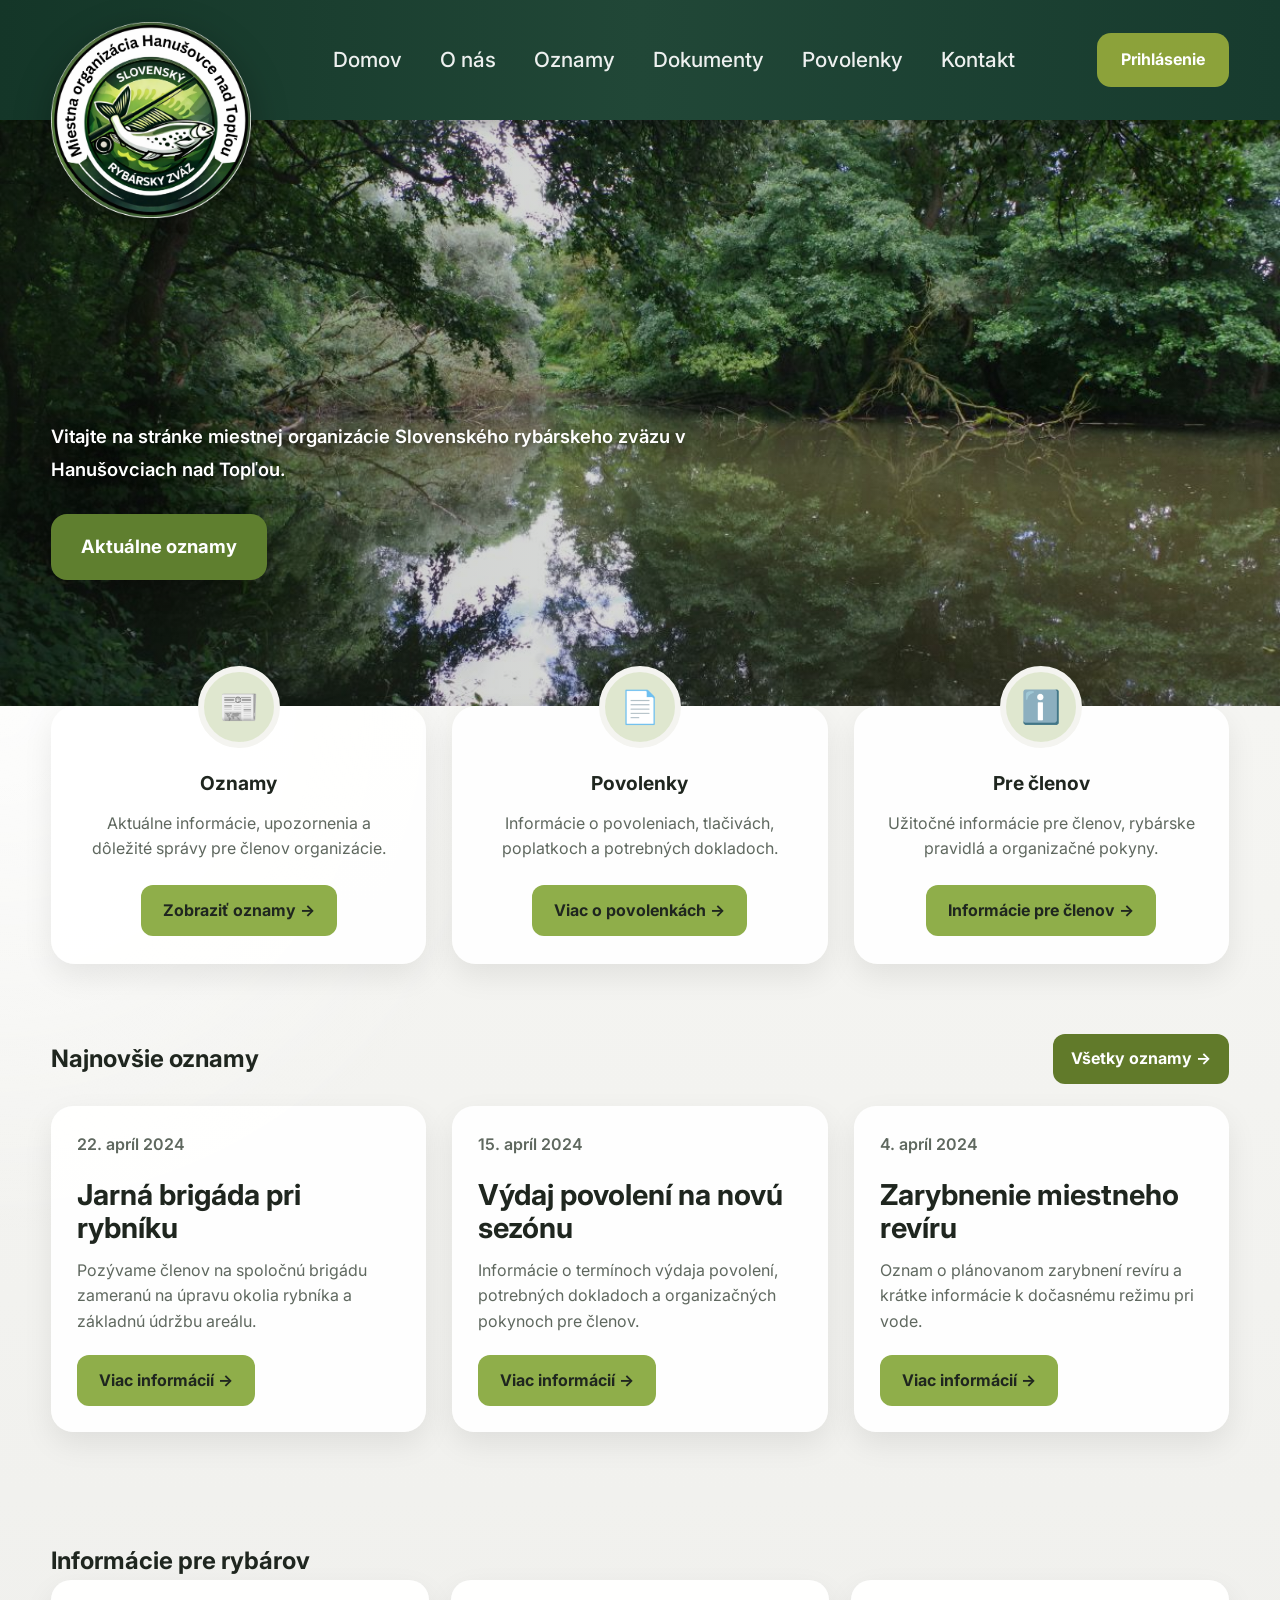
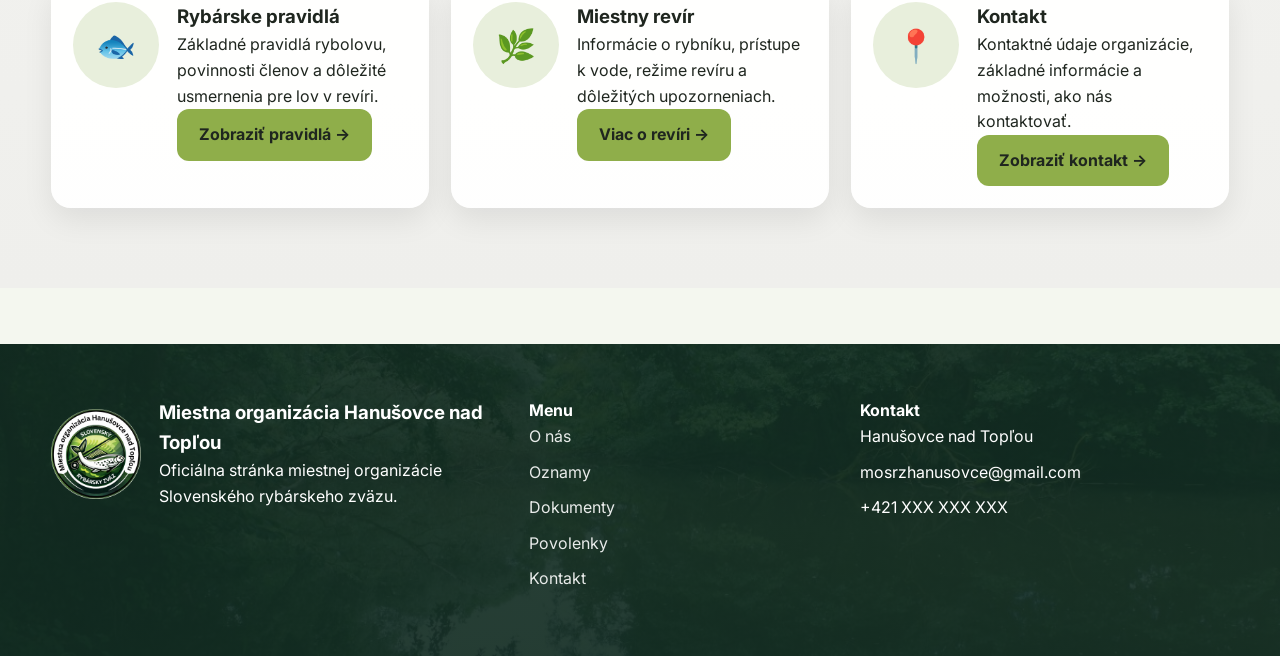
<file: index.html>
<!DOCTYPE html>
<html lang="sk">
<head>
  <meta charset="UTF-8" />
  <meta name="viewport" content="width=device-width, initial-scale=1.0" />
  <title>Miestna organizácia Hanušovce nad Topľou</title>
  <link rel="preconnect" href="https://fonts.googleapis.com">
  <link rel="preconnect" href="https://fonts.gstatic.com" crossorigin>
  <link href="https://fonts.googleapis.com/css2?family=Inter:wght@400;500;600;700;800&display=swap" rel="stylesheet">
  <link rel="stylesheet" href="style.css" />
</head>

<body>

  <header class="site-header">
  <div class="container header-inner">

    <a href="index.html" class="brand">
      <img src="logo.png" alt="Logo organizácie">
    </a>

    <button class="menu-toggle" aria-label="Otvoriť menu">☰</button>

    <nav class="main-nav">
      <a href="index.html">Domov</a>
      <a href="o-nas.html">O nás</a>
      <a href="oznamy.html">Oznamy</a>
      <a href="dokumenty.html">Dokumenty</a>
      <a href="povolenky.html">Povolenky</a>
      <a href="kontakt.html">Kontakt</a>
    </nav>

    <a href="#" class="login-btn">Prihlásenie</a>

  </div>
</header>

  <section class="hero">
    <div class="hero-overlay">
      <div class="container hero-content">
        <div class="hero-box">
  <p>
    Vitajte na stránke miestnej organizácie Slovenského rybárskeho zväzu
    v Hanušovciach nad Topľou.
  </p>
  <a href="oznamy.html" class="primary-btn">Aktuálne oznamy</a>
</div>
      </div>
    </div>
  </section>

  <main class="page-shell">
    <section class="top-cards container">
      <article class="feature-card">
        <div class="feature-icon">📰</div>
        <h2>Oznamy</h2>
        <p>Aktuálne informácie, upozornenia a dôležité správy pre členov organizácie.</p>
        <a href="oznamy.html" class="secondary-btn">Zobraziť oznamy →</a>
      </article>

      <article class="feature-card">
        <div class="feature-icon">📄</div>
        <h2>Povolenky</h2>
        <p>Informácie o povoleniach, tlačivách, poplatkoch a potrebných dokladoch.</p>
        <a href="povolenky.html" class="secondary-btn">Viac o povolenkách →</a>
      </article>

      <article class="feature-card">
        <div class="feature-icon">ℹ️</div>
        <h2>Pre členov</h2>
        <p>Užitočné informácie pre členov, rybárske pravidlá a organizačné pokyny.</p>
        <a href="pre-clenov.html" class="secondary-btn">Informácie pre členov →</a>
      </article>
    </section>

    <section class="section container">
      <div class="section-head">
        <h2>Najnovšie oznamy</h2>
        <a href="oznamy.html" class="small-btn">Všetky oznamy →</a>
      </div>

      <div class="news-grid">
        <article class="news-card">
          <p class="news-date">22. apríl 2024</p>
          <h3>Jarná brigáda pri rybníku</h3>
          <p>
            Pozývame členov na spoločnú brigádu zameranú na úpravu okolia rybníka
            a základnú údržbu areálu.
          </p>
          <a href="oznam-detail.html" class="secondary-btn">Viac informácií →</a>
        </article>

        <article class="news-card">
          <p class="news-date">15. apríl 2024</p>
          <h3>Výdaj povolení na novú sezónu</h3>
          <p>
            Informácie o termínoch výdaja povolení, potrebných dokladoch
            a organizačných pokynoch pre členov.
          </p>
          <a href="oznam-detail.html" class="secondary-btn">Viac informácií →</a>
        </article>

        <article class="news-card">
          <p class="news-date">4. apríl 2024</p>
          <h3>Zarybnenie miestneho revíru</h3>
          <p>
            Oznam o plánovanom zarybnení revíru a krátke informácie
            k dočasnému režimu pri vode.
          </p>
          <a href="oznam-detail.html" class="secondary-btn">Viac informácií →</a>
        </article>
      </div>
    </section>

    <section class="section container info-section">
      <h2>Informácie pre rybárov</h2>

      <div class="info-grid">
        <article class="info-card">
          <div class="info-image">🐟</div>
          <div>
            <h3>Rybárske pravidlá</h3>
            <p>Základné pravidlá rybolovu, povinnosti členov a dôležité usmernenia pre lov v revíri.</p>
            <a href="rybarske-pravidla.html" class="secondary-btn">Zobraziť pravidlá →</a>
          </div>
        </article>

        <article class="info-card">
          <div class="info-image">🌿</div>
          <div>
            <h3>Miestny revír</h3>
            <p>Informácie o rybníku, prístupe k vode, režime revíru a dôležitých upozorneniach.</p>
            <a href="miestny-revir.html" class="secondary-btn">Viac o revíri →</a>
          </div>
        </article>

        <article class="info-card">
          <div class="info-image">📍</div>
          <div>
            <h3>Kontakt</h3>
            <p>Kontaktné údaje organizácie, základné informácie a možnosti, ako nás kontaktovať.</p>
            <a href="kontakt.html" class="secondary-btn">Zobraziť kontakt →</a>
          </div>
        </article>
      </div>
    </section>
  </main>

  <footer class="site-footer">
  <div class="container footer-grid">

    <div class="footer-brand">
      <img src="logo.png" alt="Logo organizácie">
      <div>
        <h3>Miestna organizácia Hanušovce nad Topľou</h3>
        <p>
          Oficiálna stránka miestnej organizácie Slovenského rybárskeho zväzu.
        </p>
      </div>
    </div>

    <div>
      <h4>Menu</h4>
      <ul class="footer-list">
        <li><a href="o-nas.html">O nás</a></li>
        <li><a href="oznamy.html">Oznamy</a></li>
        <li><a href="dokumenty.html">Dokumenty</a></li>
        <li><a href="povolenky.html">Povolenky</a></li>
        <li><a href="kontakt.html">Kontakt</a></li>
      </ul>
    </div>

    <div>
      <h4>Kontakt</h4>
      <ul class="footer-list">
        <li>Hanušovce nad Topľou</li>
        <li>mosrzhanusovce@gmail.com</li>
        <li>+421 XXX XXX XXX</li>
      </ul>
    </div>

  </div>
</footer>

  <script src="script.js"></script>
</body>
</html>
</file>
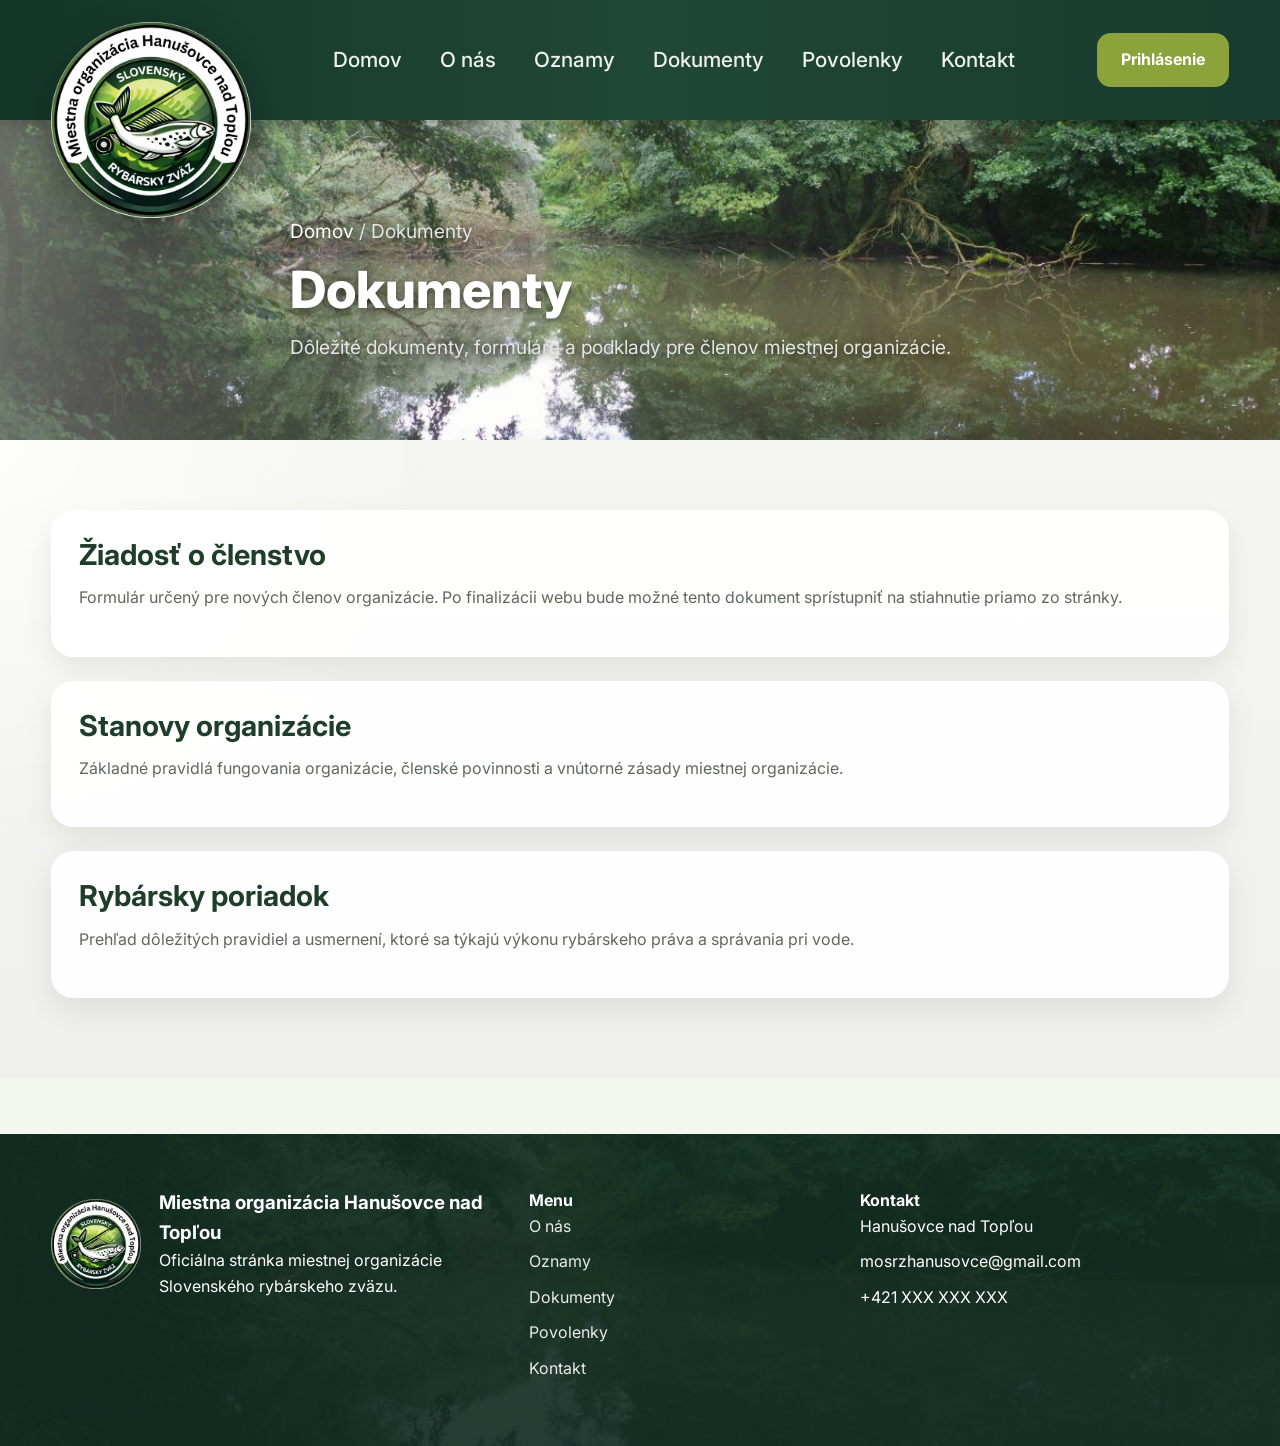
<file: dokumenty.html>
<!DOCTYPE html>
<html lang="sk">
<head>
  <meta charset="UTF-8" />
  <meta name="viewport" content="width=device-width, initial-scale=1.0"/>
  <title>Dokumenty | Miestna organizácia Hanušovce nad Topľou</title>
  <link rel="preconnect" href="https://fonts.googleapis.com">
  <link rel="preconnect" href="https://fonts.gstatic.com" crossorigin>
  <link href="https://fonts.googleapis.com/css2?family=Inter:wght@400;500;600;700;800&display=swap" rel="stylesheet">
  <link rel="stylesheet" href="style.css"/>
</head>


<body>

  <header class="site-header">
  <div class="container header-inner">

    <a href="index.html" class="brand">
      <img src="logo.png" alt="Logo organizácie">
    </a>

    <button class="menu-toggle" aria-label="Otvoriť menu">☰</button>

    <nav class="main-nav">
      <a href="index.html">Domov</a>
      <a href="o-nas.html">O nás</a>
      <a href="oznamy.html">Oznamy</a>
      <a href="dokumenty.html">Dokumenty</a>
      <a href="povolenky.html">Povolenky</a>
      <a href="kontakt.html">Kontakt</a>
    </nav>

    <a href="#" class="login-btn">Prihlásenie</a>

  </div>
</header>

  <section class="subpage-hero">
    <div class="subpage-hero-overlay">
      <div class="container subpage-hero-content">
        <p class="breadcrumb"><a href="index.html">Domov</a> / Dokumenty</p>
        <h1>Dokumenty</h1>
        <p class="subpage-intro">
          Dôležité dokumenty, formuláre a podklady pre členov miestnej organizácie.
        </p>
      </div>
    </div>
  </section>

  <main class="page-shell">
    <section class="section container">
      <div class="announcements-list">

        <article class="announcement-card">
          <h2>Žiadosť o členstvo</h2>
          <p>
            Formulár určený pre nových členov organizácie. Po finalizácii webu bude možné
            tento dokument sprístupniť na stiahnutie priamo zo stránky.
          </p>
        </article>

        <article class="announcement-card">
          <h2>Stanovy organizácie</h2>
          <p>
            Základné pravidlá fungovania organizácie, členské povinnosti a vnútorné zásady
            miestnej organizácie.
          </p>
        </article>

        <article class="announcement-card">
          <h2>Rybársky poriadok</h2>
          <p>
            Prehľad dôležitých pravidiel a usmernení, ktoré sa týkajú výkonu rybárskeho práva
            a správania pri vode.
          </p>
        </article>

      </div>
    </section>
  </main>

  <footer class="site-footer">
  <div class="container footer-grid">

    <div class="footer-brand">
      <img src="logo.png" alt="Logo organizácie">
      <div>
        <h3>Miestna organizácia Hanušovce nad Topľou</h3>
        <p>
          Oficiálna stránka miestnej organizácie Slovenského rybárskeho zväzu.
        </p>
      </div>
    </div>

    <div>
      <h4>Menu</h4>
      <ul class="footer-list">
        <li><a href="o-nas.html">O nás</a></li>
        <li><a href="oznamy.html">Oznamy</a></li>
        <li><a href="dokumenty.html">Dokumenty</a></li>
        <li><a href="povolenky.html">Povolenky</a></li>
        <li><a href="kontakt.html">Kontakt</a></li>
      </ul>
    </div>

    <div>
      <h4>Kontakt</h4>
      <ul class="footer-list">
        <li>Hanušovce nad Topľou</li>
        <li>mosrzhanusovce@gmail.com</li>
        <li>+421 XXX XXX XXX</li>
      </ul>
    </div>

  </div>
</footer>

  <script src="script.js"></script>
</body>
</html>
</file>
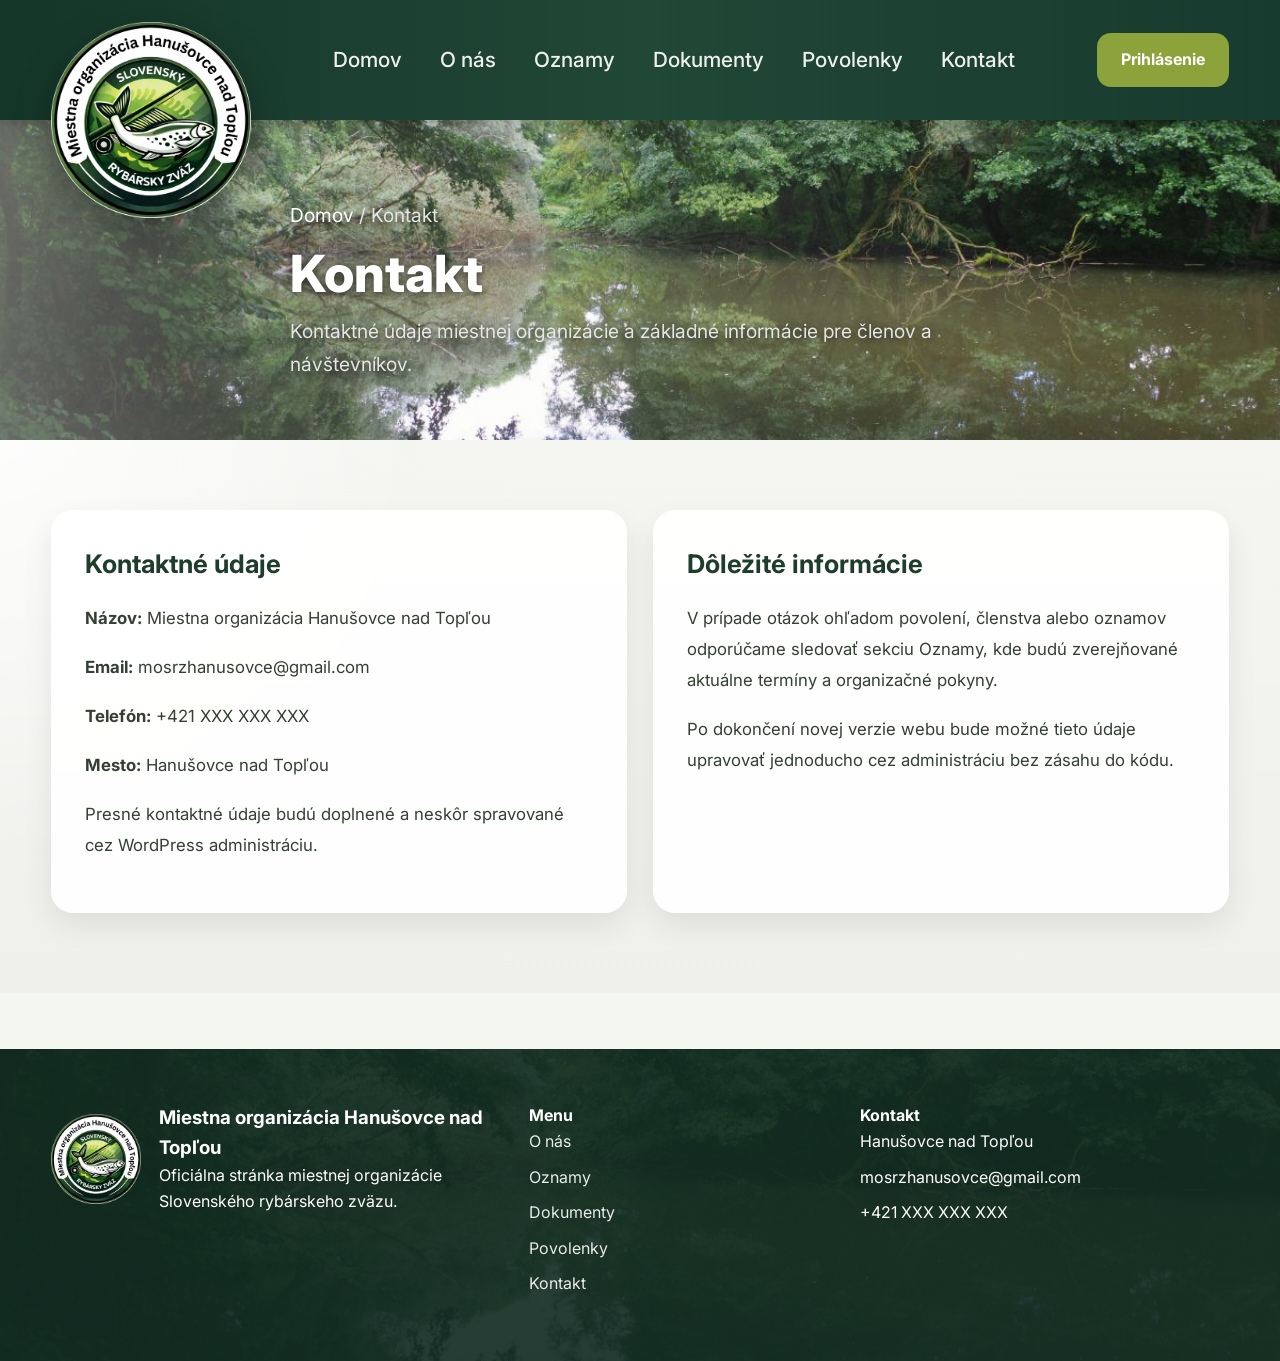
<file: kontakt.html>
<!DOCTYPE html>
<html lang="sk">
<head>
  <meta charset="UTF-8" />
  <meta name="viewport" content="width=device-width, initial-scale=1.0" />
  <title>Kontakt | Miestna organizácia Hanušovce nad Topľou</title>
  <link rel="preconnect" href="https://fonts.googleapis.com">
  <link rel="preconnect" href="https://fonts.gstatic.com" crossorigin>
  <link href="https://fonts.googleapis.com/css2?family=Inter:wght@400;500;600;700;800&display=swap" rel="stylesheet">
  <link rel="stylesheet" href="style.css" />
</head>

<body>

  <header class="site-header">
  <div class="container header-inner">

    <a href="index.html" class="brand">
      <img src="logo.png" alt="Logo organizácie">
    </a>

    <button class="menu-toggle" aria-label="Otvoriť menu">☰</button>

    <nav class="main-nav">
      <a href="index.html">Domov</a>
      <a href="o-nas.html">O nás</a>
      <a href="oznamy.html">Oznamy</a>
      <a href="dokumenty.html">Dokumenty</a>
      <a href="povolenky.html">Povolenky</a>
      <a href="kontakt.html">Kontakt</a>
    </nav>

    <a href="#" class="login-btn">Prihlásenie</a>

  </div>
</header>

  <section class="subpage-hero">
    <div class="subpage-hero-overlay">
      <div class="container subpage-hero-content">
        <p class="breadcrumb"><a href="index.html">Domov</a> / Kontakt</p>
        <h1>Kontakt</h1>
        <p class="subpage-intro">
          Kontaktné údaje miestnej organizácie a základné informácie pre členov a návštevníkov.
        </p>
      </div>
    </div>
  </section>

  <main class="page-shell">
    <section class="section container">
      <div class="contact-page-grid">
        <article class="article-detail">
          <h2 class="contact-title">Kontaktné údaje</h2>
          <p><strong>Názov:</strong> Miestna organizácia Hanušovce nad Topľou</p>
          <p><strong>Email:</strong> mosrzhanusovce@gmail.com</p>
          <p><strong>Telefón:</strong> +421 XXX XXX XXX</p>
          <p><strong>Mesto:</strong> Hanušovce nad Topľou</p>
          <p>
            Presné kontaktné údaje budú doplnené a neskôr spravované
            cez WordPress administráciu.
          </p>
        </article>

        <article class="article-detail">
          <h2 class="contact-title">Dôležité informácie</h2>
          <p>
            V prípade otázok ohľadom povolení, členstva alebo oznamov
            odporúčame sledovať sekciu Oznamy, kde budú zverejňované
            aktuálne termíny a organizačné pokyny.
          </p>

          <p>
            Po dokončení novej verzie webu bude možné tieto údaje upravovať
            jednoducho cez administráciu bez zásahu do kódu.
          </p>
        </article>
      </div>
    </section>
  </main>

  <footer class="site-footer">
  <div class="container footer-grid">

    <div class="footer-brand">
      <img src="logo.png" alt="Logo organizácie">
      <div>
        <h3>Miestna organizácia Hanušovce nad Topľou</h3>
        <p>
          Oficiálna stránka miestnej organizácie Slovenského rybárskeho zväzu.
        </p>
      </div>
    </div>

    <div>
      <h4>Menu</h4>
      <ul class="footer-list">
        <li><a href="o-nas.html">O nás</a></li>
        <li><a href="oznamy.html">Oznamy</a></li>
        <li><a href="dokumenty.html">Dokumenty</a></li>
        <li><a href="povolenky.html">Povolenky</a></li>
        <li><a href="kontakt.html">Kontakt</a></li>
      </ul>
    </div>

    <div>
      <h4>Kontakt</h4>
      <ul class="footer-list">
        <li>Hanušovce nad Topľou</li>
        <li>mosrzhanusovce@gmail.com</li>
        <li>+421 XXX XXX XXX</li>
      </ul>
    </div>

  </div>
</footer>
  <script src="script.js"></script>
</body>
</html>
</file>
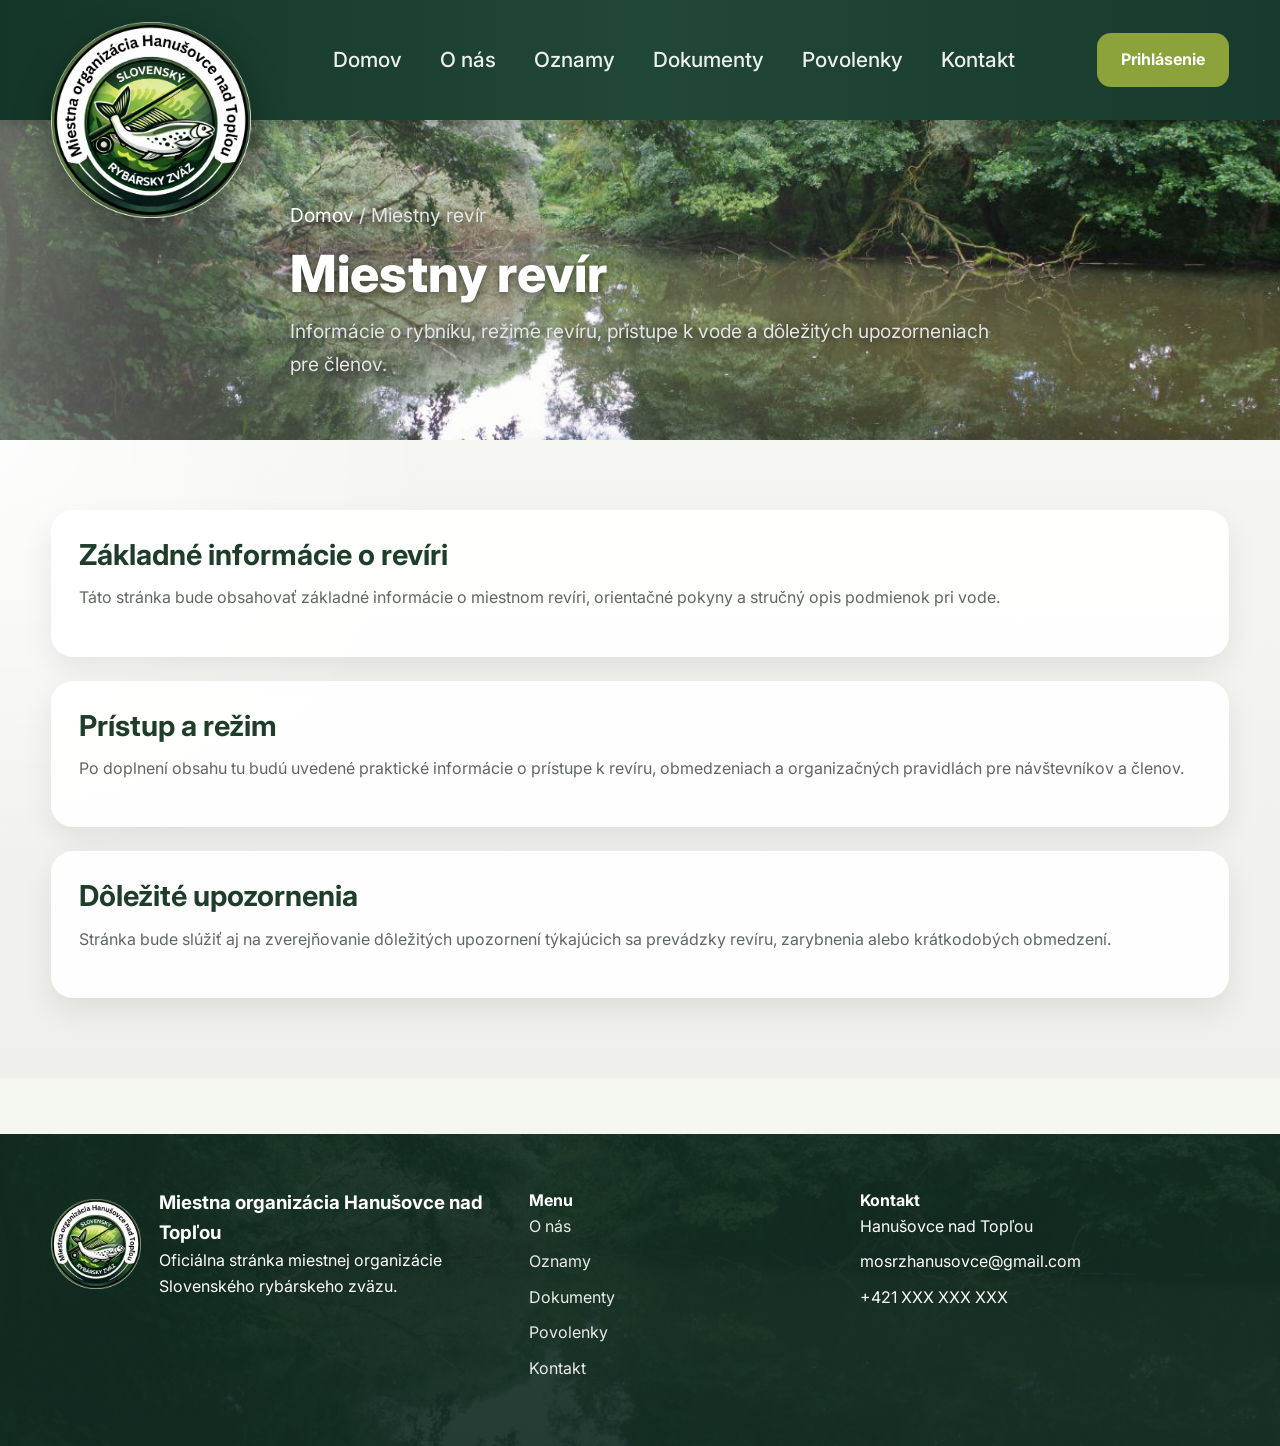
<file: miestny-revir.html>
<!DOCTYPE html>
<html lang="sk">
<head>
  <meta charset="UTF-8" />
  <meta name="viewport" content="width=device-width, initial-scale=1.0"/>
  <title>Miestny revír | Miestna organizácia Hanušovce nad Topľou</title>
  <link rel="preconnect" href="https://fonts.googleapis.com">
  <link rel="preconnect" href="https://fonts.gstatic.com" crossorigin>
  <link href="https://fonts.googleapis.com/css2?family=Inter:wght@400;500;600;700;800&display=swap" rel="stylesheet">
  <link rel="stylesheet" href="style.css"/>
</head>

<body>

  <header class="site-header">
  <div class="container header-inner">

    <a href="index.html" class="brand">
      <img src="logo.png" alt="Logo organizácie">
    </a>

    <button class="menu-toggle" aria-label="Otvoriť menu">☰</button>

    <nav class="main-nav">
      <a href="index.html">Domov</a>
      <a href="o-nas.html">O nás</a>
      <a href="oznamy.html">Oznamy</a>
      <a href="dokumenty.html">Dokumenty</a>
      <a href="povolenky.html">Povolenky</a>
      <a href="kontakt.html">Kontakt</a>
    </nav>

    <a href="#" class="login-btn">Prihlásenie</a>

  </div>
</header>

  <section class="subpage-hero">
    <div class="subpage-hero-overlay">
      <div class="container subpage-hero-content">
        <p class="breadcrumb"><a href="index.html">Domov</a> / Miestny revír</p>
        <h1>Miestny revír</h1>
        <p class="subpage-intro">
          Informácie o rybníku, režime revíru, prístupe k vode a dôležitých upozorneniach pre členov.
        </p>
      </div>
    </div>
  </section>

  <main class="page-shell">
    <section class="section container">
      <div class="announcements-list">

        <article class="announcement-card">
          <h2>Základné informácie o revíri</h2>
          <p>
            Táto stránka bude obsahovať základné informácie o miestnom revíri,
            orientačné pokyny a stručný opis podmienok pri vode.
          </p>
        </article>

        <article class="announcement-card">
          <h2>Prístup a režim</h2>
          <p>
            Po doplnení obsahu tu budú uvedené praktické informácie o prístupe k revíru,
            obmedzeniach a organizačných pravidlách pre návštevníkov a členov.
          </p>
        </article>

        <article class="announcement-card">
          <h2>Dôležité upozornenia</h2>
          <p>
            Stránka bude slúžiť aj na zverejňovanie dôležitých upozornení týkajúcich sa
            prevádzky revíru, zarybnenia alebo krátkodobých obmedzení.
          </p>
        </article>

      </div>
    </section>
  </main>

  <footer class="site-footer">
  <div class="container footer-grid">

    <div class="footer-brand">
      <img src="logo.png" alt="Logo organizácie">
      <div>
        <h3>Miestna organizácia Hanušovce nad Topľou</h3>
        <p>
          Oficiálna stránka miestnej organizácie Slovenského rybárskeho zväzu.
        </p>
      </div>
    </div>

    <div>
      <h4>Menu</h4>
      <ul class="footer-list">
        <li><a href="o-nas.html">O nás</a></li>
        <li><a href="oznamy.html">Oznamy</a></li>
        <li><a href="dokumenty.html">Dokumenty</a></li>
        <li><a href="povolenky.html">Povolenky</a></li>
        <li><a href="kontakt.html">Kontakt</a></li>
      </ul>
    </div>

    <div>
      <h4>Kontakt</h4>
      <ul class="footer-list">
        <li>Hanušovce nad Topľou</li>
        <li>mosrzhanusovce@gmail.com</li>
        <li>+421 XXX XXX XXX</li>
      </ul>
    </div>

  </div>
</footer>

  <script src="script.js"></script>
</body>
</html>
</file>
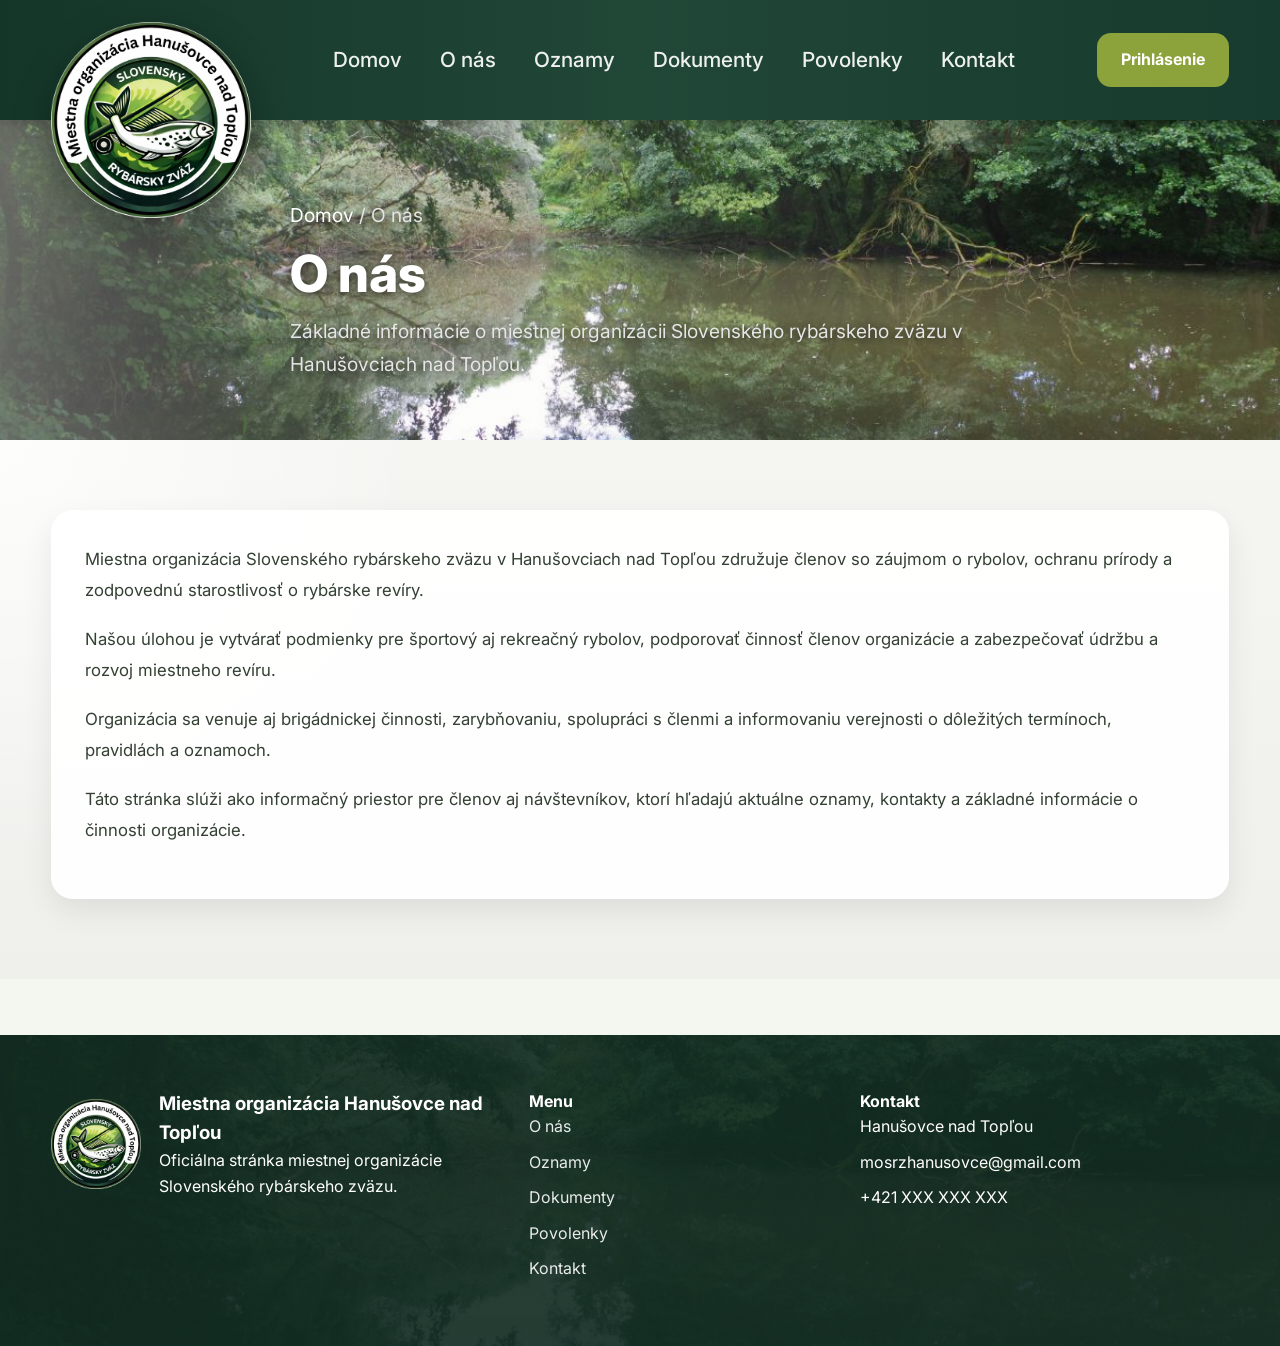
<file: o-nas.html>
<!DOCTYPE html>
<html lang="sk">
<head>
  <meta charset="UTF-8" />
  <meta name="viewport" content="width=device-width, initial-scale=1.0" />
  <title>O nás | Miestna organizácia Hanušovce nad Topľou</title>
  <link rel="preconnect" href="https://fonts.googleapis.com">
  <link rel="preconnect" href="https://fonts.gstatic.com" crossorigin>
  <link href="https://fonts.googleapis.com/css2?family=Inter:wght@400;500;600;700;800&display=swap" rel="stylesheet">
  <link rel="stylesheet" href="style.css" />
</head>

<body>

  <header class="site-header">
  <div class="container header-inner">

    <a href="index.html" class="brand">
      <img src="logo.png" alt="Logo organizácie">
    </a>

    <button class="menu-toggle" aria-label="Otvoriť menu">☰</button>

    <nav class="main-nav">
      <a href="index.html">Domov</a>
      <a href="o-nas.html">O nás</a>
      <a href="oznamy.html">Oznamy</a>
      <a href="dokumenty.html">Dokumenty</a>
      <a href="povolenky.html">Povolenky</a>
      <a href="kontakt.html">Kontakt</a>
    </nav>

    <a href="#" class="login-btn">Prihlásenie</a>

  </div>
</header>

  <section class="subpage-hero">
    <div class="subpage-hero-overlay">
      <div class="container subpage-hero-content">
        <p class="breadcrumb"><a href="index.html">Domov</a> / O nás</p>
        <h1>O nás</h1>
        <p class="subpage-intro">
          Základné informácie o miestnej organizácii Slovenského rybárskeho zväzu
          v Hanušovciach nad Topľou.
        </p>
      </div>
    </div>
  </section>

  <main class="page-shell">
    <section class="section container">
      <article class="article-detail">
        <p>
          Miestna organizácia Slovenského rybárskeho zväzu v Hanušovciach nad Topľou
          združuje členov so záujmom o rybolov, ochranu prírody a zodpovednú starostlivosť
          o rybárske revíry.
        </p>

        <p>
          Našou úlohou je vytvárať podmienky pre športový aj rekreačný rybolov,
          podporovať činnosť členov organizácie a zabezpečovať údržbu a rozvoj
          miestneho revíru.
        </p>

        <p>
          Organizácia sa venuje aj brigádnickej činnosti, zarybňovaniu, spolupráci
          s členmi a informovaniu verejnosti o dôležitých termínoch, pravidlách a oznamoch.
        </p>

        <p>
          Táto stránka slúži ako informačný priestor pre členov aj návštevníkov,
          ktorí hľadajú aktuálne oznamy, kontakty a základné informácie o činnosti organizácie.
        </p>
      </article>
    </section>
  </main>

  <footer class="site-footer">
  <div class="container footer-grid">

    <div class="footer-brand">
      <img src="logo.png" alt="Logo organizácie">
      <div>
        <h3>Miestna organizácia Hanušovce nad Topľou</h3>
        <p>
          Oficiálna stránka miestnej organizácie Slovenského rybárskeho zväzu.
        </p>
      </div>
    </div>

    <div>
      <h4>Menu</h4>
      <ul class="footer-list">
        <li><a href="o-nas.html">O nás</a></li>
        <li><a href="oznamy.html">Oznamy</a></li>
        <li><a href="dokumenty.html">Dokumenty</a></li>
        <li><a href="povolenky.html">Povolenky</a></li>
        <li><a href="kontakt.html">Kontakt</a></li>
      </ul>
    </div>

    <div>
      <h4>Kontakt</h4>
      <ul class="footer-list">
        <li>Hanušovce nad Topľou</li>
        <li>mosrzhanusovce@gmail.com</li>
        <li>+421 XXX XXX XXX</li>
      </ul>
    </div>

  </div>
</footer>
  
  <script src="script.js"></script>
</body>
</html>
</file>
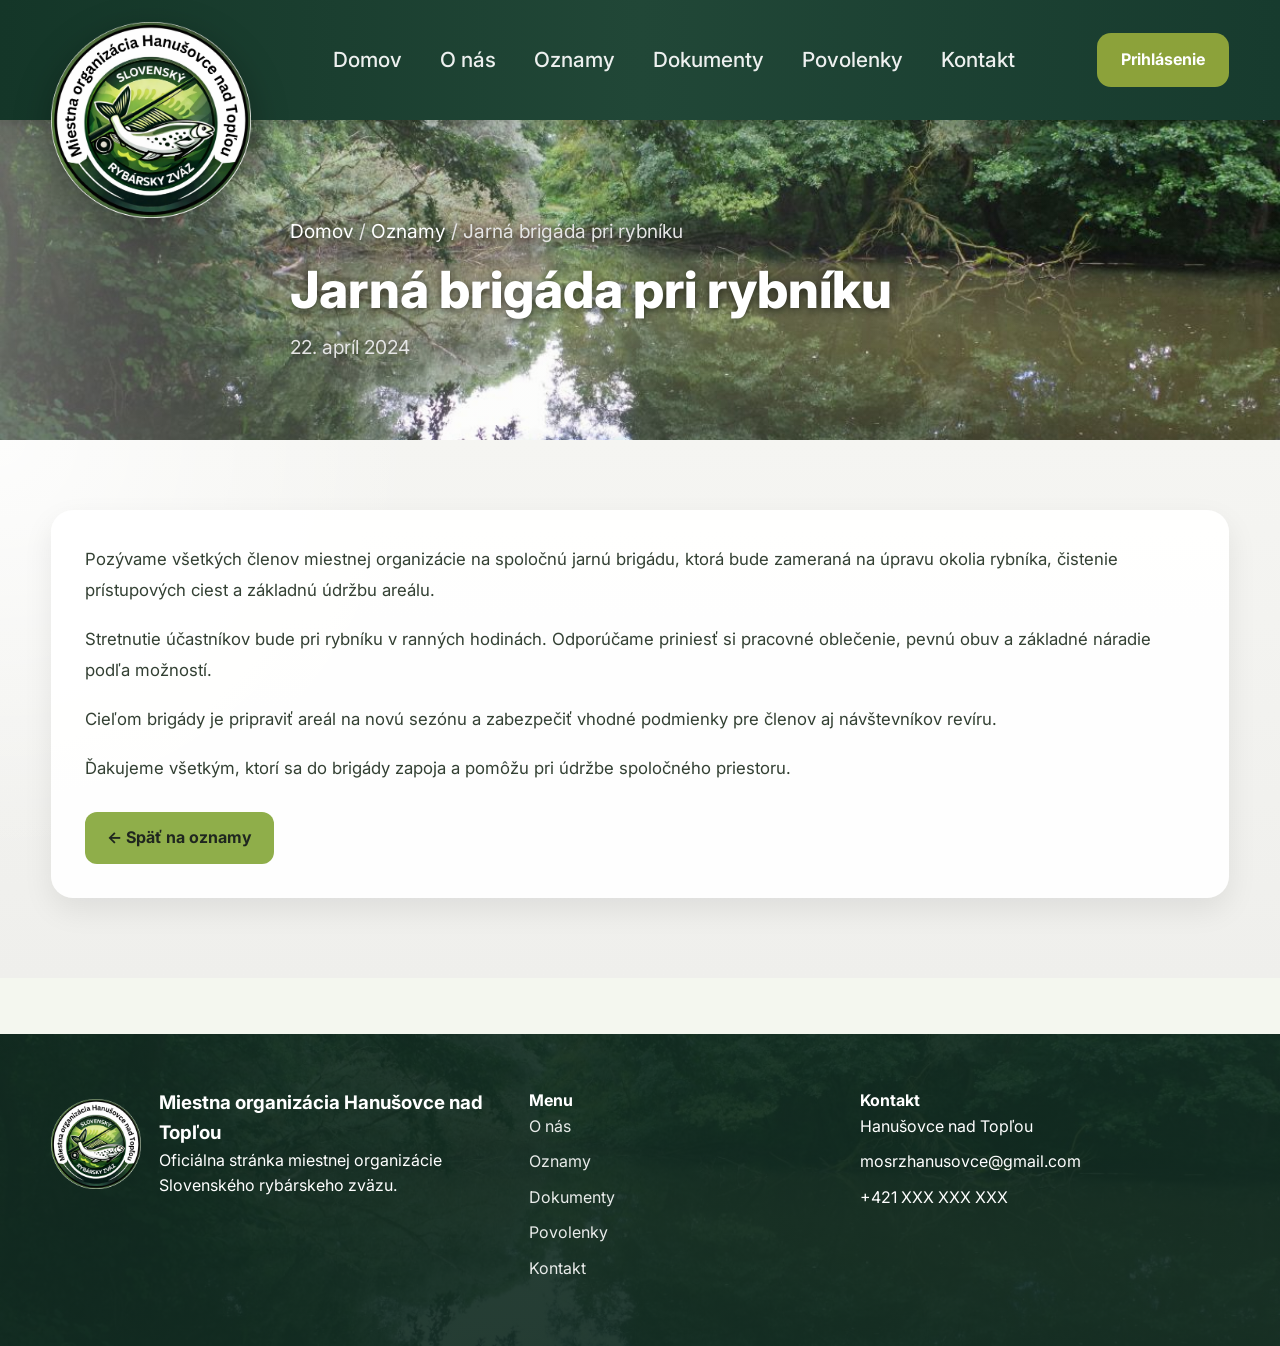
<file: oznam-detail.html>
<!DOCTYPE html>
<html lang="sk">
<head>
  <meta charset="UTF-8" />
  <meta name="viewport" content="width=device-width, initial-scale=1.0" />
  <title>Jarná brigáda pri rybníku | Oznamy</title>
  <link rel="preconnect" href="https://fonts.googleapis.com">
  <link rel="preconnect" href="https://fonts.gstatic.com" crossorigin>
  <link href="https://fonts.googleapis.com/css2?family=Inter:wght@400;500;600;700;800&display=swap" rel="stylesheet">
  <link rel="stylesheet" href="style.css" />
</head>

<body>

  <header class="site-header">
  <div class="container header-inner">

    <a href="index.html" class="brand">
      <img src="logo.png" alt="Logo organizácie">
    </a>

    <button class="menu-toggle" aria-label="Otvoriť menu">☰</button>

    <nav class="main-nav">
      <a href="index.html">Domov</a>
      <a href="o-nas.html">O nás</a>
      <a href="oznamy.html">Oznamy</a>
      <a href="dokumenty.html">Dokumenty</a>
      <a href="povolenky.html">Povolenky</a>
      <a href="kontakt.html">Kontakt</a>
    </nav>

    <a href="#" class="login-btn">Prihlásenie</a>

  </div>
</header>

  <section class="subpage-hero">
    <div class="subpage-hero-overlay">
      <div class="container subpage-hero-content">
        <p class="breadcrumb"><a href="index.html">Domov</a> / <a href="oznamy.html">Oznamy</a> / Jarná brigáda pri rybníku</p>
        <h1>Jarná brigáda pri rybníku</h1>
        <p class="subpage-intro">22. apríl 2024</p>
      </div>
    </div>
  </section>

  <main class="page-shell">
    <section class="section container">
      <article class="article-detail">
        <p>
          Pozývame všetkých členov miestnej organizácie na spoločnú jarnú brigádu,
          ktorá bude zameraná na úpravu okolia rybníka, čistenie prístupových ciest
          a základnú údržbu areálu.
        </p>

        <p>
          Stretnutie účastníkov bude pri rybníku v ranných hodinách. Odporúčame
          priniesť si pracovné oblečenie, pevnú obuv a základné náradie podľa možností.
        </p>

        <p>
          Cieľom brigády je pripraviť areál na novú sezónu a zabezpečiť vhodné podmienky
          pre členov aj návštevníkov revíru.
        </p>

        <p>
          Ďakujeme všetkým, ktorí sa do brigády zapoja a pomôžu pri údržbe spoločného priestoru.
        </p>

        <div class="article-actions">
          <a href="oznamy.html" class="secondary-btn">← Späť na oznamy</a>
        </div>
      </article>
    </section>
  </main>

  <footer class="site-footer">
  <div class="container footer-grid">

    <div class="footer-brand">
      <img src="logo.png" alt="Logo organizácie">
      <div>
        <h3>Miestna organizácia Hanušovce nad Topľou</h3>
        <p>
          Oficiálna stránka miestnej organizácie Slovenského rybárskeho zväzu.
        </p>
      </div>
    </div>

    <div>
      <h4>Menu</h4>
      <ul class="footer-list">
        <li><a href="o-nas.html">O nás</a></li>
        <li><a href="oznamy.html">Oznamy</a></li>
        <li><a href="dokumenty.html">Dokumenty</a></li>
        <li><a href="povolenky.html">Povolenky</a></li>
        <li><a href="kontakt.html">Kontakt</a></li>
      </ul>
    </div>

    <div>
      <h4>Kontakt</h4>
      <ul class="footer-list">
        <li>Hanušovce nad Topľou</li>
        <li>mosrzhanusovce@gmail.com</li>
        <li>+421 XXX XXX XXX</li>
      </ul>
    </div>

  </div>
</footer>

  <script src="script.js"></script>
</body>
</html>
</file>
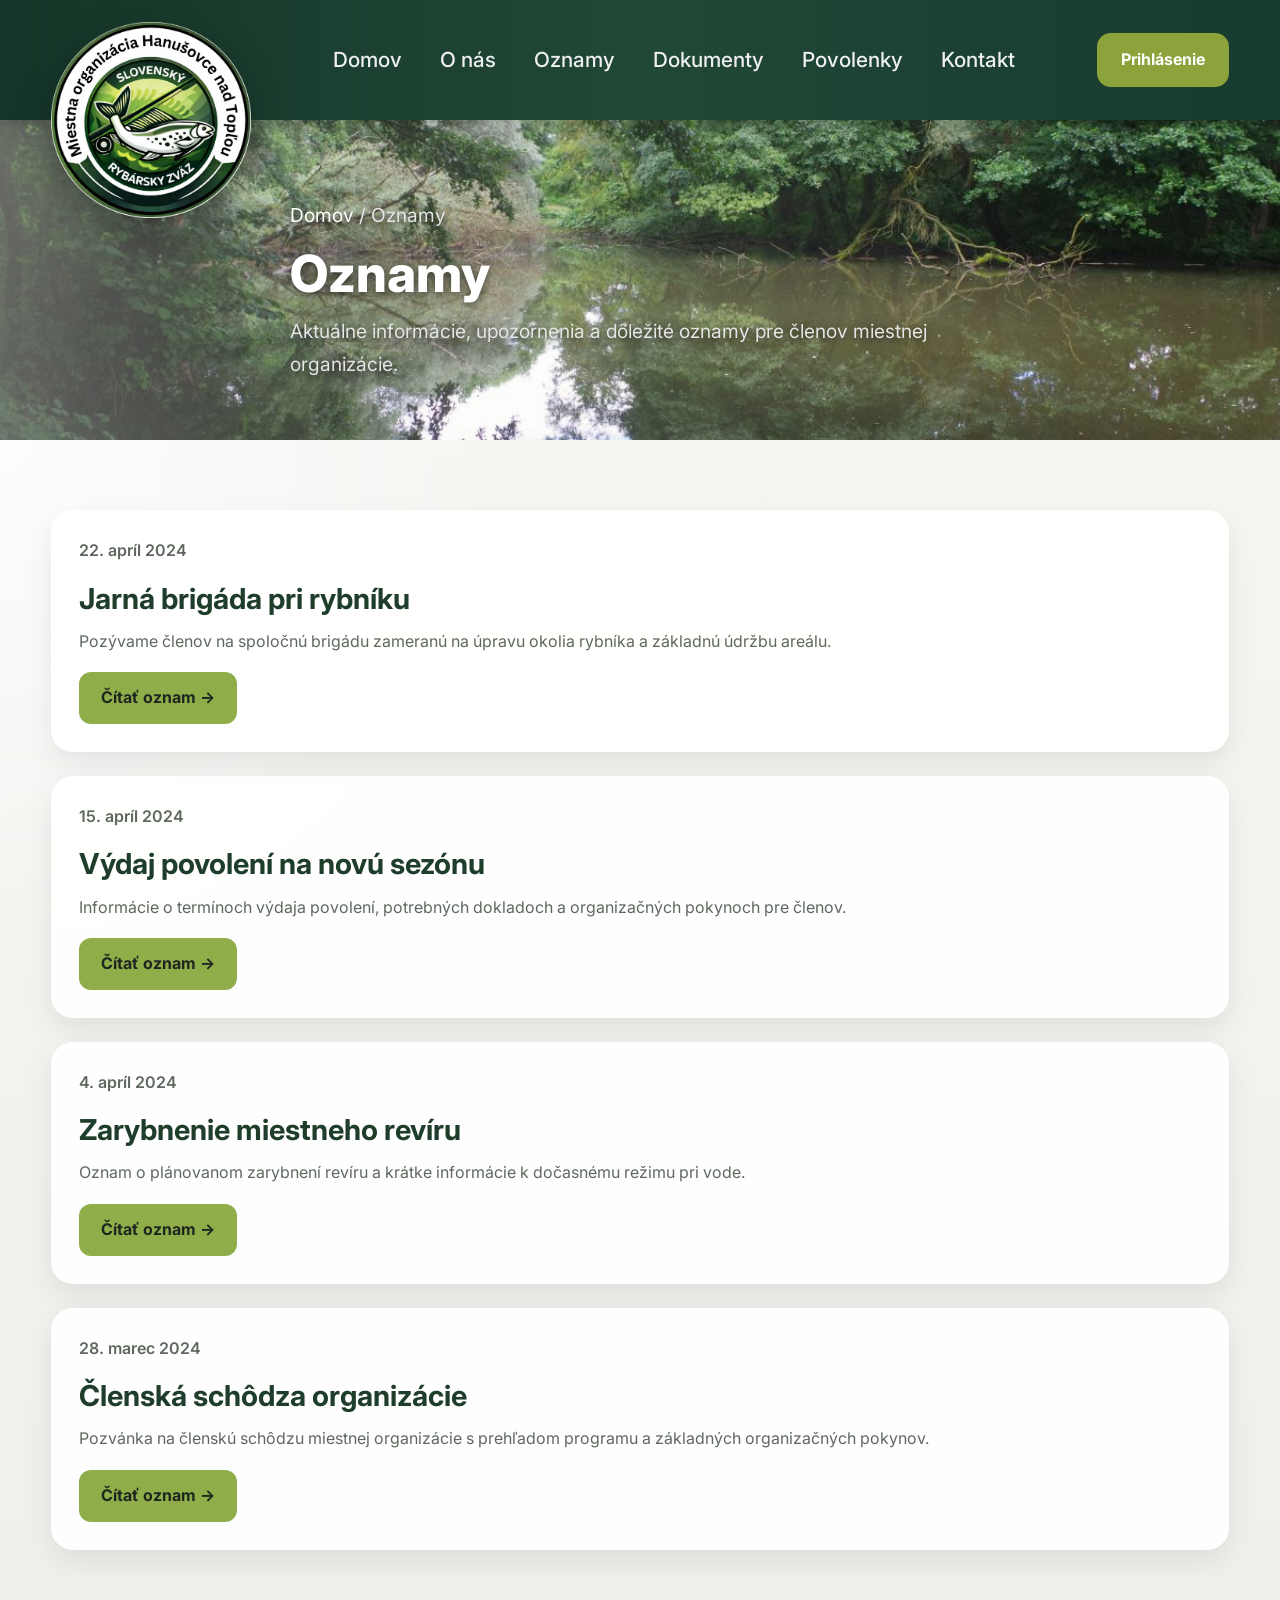
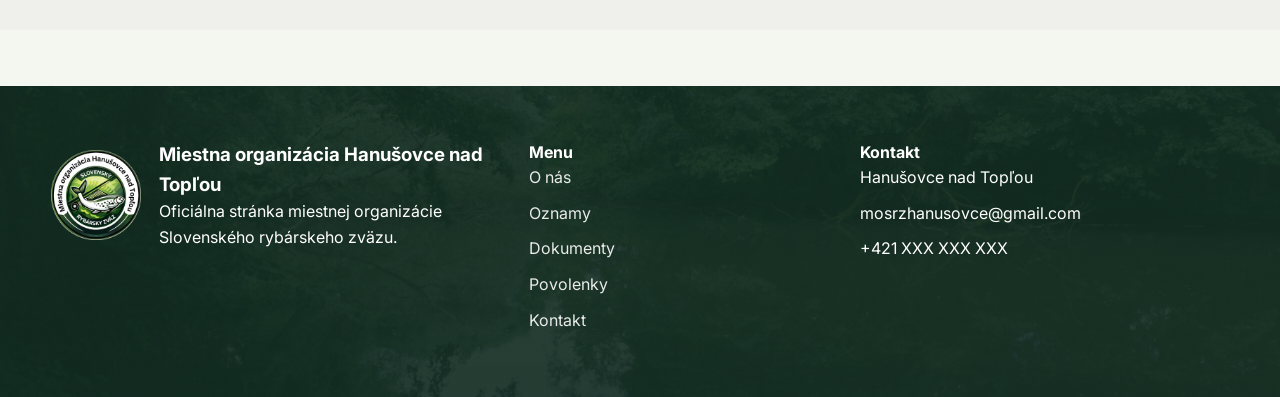
<file: oznamy.html>
<!DOCTYPE html>
<html lang="sk">
<head>
  <meta charset="UTF-8" />
  <meta name="viewport" content="width=device-width, initial-scale=1.0" />
  <title>Oznamy | Miestna organizácia Hanušovce nad Topľou</title>
  <link rel="preconnect" href="https://fonts.googleapis.com">
  <link rel="preconnect" href="https://fonts.gstatic.com" crossorigin>
  <link href="https://fonts.googleapis.com/css2?family=Inter:wght@400;500;600;700;800&display=swap" rel="stylesheet">
  <link rel="stylesheet" href="style.css" />
</head>

<body>

  <header class="site-header">
  <div class="container header-inner">

    <a href="index.html" class="brand">
      <img src="logo.png" alt="Logo organizácie">
    </a>

    <button class="menu-toggle" aria-label="Otvoriť menu">☰</button>

    <nav class="main-nav">
      <a href="index.html">Domov</a>
      <a href="o-nas.html">O nás</a>
      <a href="oznamy.html">Oznamy</a>
      <a href="dokumenty.html">Dokumenty</a>
      <a href="povolenky.html">Povolenky</a>
      <a href="kontakt.html">Kontakt</a>
    </nav>

    <a href="#" class="login-btn">Prihlásenie</a>

  </div>
</header>

  <section class="subpage-hero">
    <div class="subpage-hero-overlay">
      <div class="container subpage-hero-content">
        <p class="breadcrumb"><a href="index.html">Domov</a> / Oznamy</p>
        <h1>Oznamy</h1>
        <p class="subpage-intro">
          Aktuálne informácie, upozornenia a dôležité oznamy pre členov miestnej organizácie.
        </p>
      </div>
    </div>
  </section>

  <main class="page-shell">
    <section class="section container">
      <div class="announcements-list">

        <article class="announcement-card">
          <p class="news-date">22. apríl 2024</p>
          <h2>Jarná brigáda pri rybníku</h2>
          <p>
            Pozývame členov na spoločnú brigádu zameranú na úpravu okolia rybníka
            a základnú údržbu areálu.
          </p>
          <a href="oznam-detail.html" class="secondary-btn">Čítať oznam →</a>
        </article>

        <article class="announcement-card">
          <p class="news-date">15. apríl 2024</p>
          <h2>Výdaj povolení na novú sezónu</h2>
          <p>
            Informácie o termínoch výdaja povolení, potrebných dokladoch
            a organizačných pokynoch pre členov.
          </p>
          <a href="oznam-detail.html" class="secondary-btn">Čítať oznam →</a>
        </article>

        <article class="announcement-card">
          <p class="news-date">4. apríl 2024</p>
          <h2>Zarybnenie miestneho revíru</h2>
          <p>
            Oznam o plánovanom zarybnení revíru a krátke informácie
            k dočasnému režimu pri vode.
          </p>
          <a href="oznam-detail.html" class="secondary-btn">Čítať oznam →</a>
        </article>

        <article class="announcement-card">
          <p class="news-date">28. marec 2024</p>
          <h2>Členská schôdza organizácie</h2>
          <p>
            Pozvánka na členskú schôdzu miestnej organizácie s prehľadom programu
            a základných organizačných pokynov.
          </p>
          <a href="oznam-detail.html" class="secondary-btn">Čítať oznam →</a>
        </article>

      </div>
    </section>
  </main>

  <footer class="site-footer">
  <div class="container footer-grid">

    <div class="footer-brand">
      <img src="logo.png" alt="Logo organizácie">
      <div>
        <h3>Miestna organizácia Hanušovce nad Topľou</h3>
        <p>
          Oficiálna stránka miestnej organizácie Slovenského rybárskeho zväzu.
        </p>
      </div>
    </div>

    <div>
      <h4>Menu</h4>
      <ul class="footer-list">
        <li><a href="o-nas.html">O nás</a></li>
        <li><a href="oznamy.html">Oznamy</a></li>
        <li><a href="dokumenty.html">Dokumenty</a></li>
        <li><a href="povolenky.html">Povolenky</a></li>
        <li><a href="kontakt.html">Kontakt</a></li>
      </ul>
    </div>

    <div>
      <h4>Kontakt</h4>
      <ul class="footer-list">
        <li>Hanušovce nad Topľou</li>
        <li>mosrzhanusovce@gmail.com</li>
        <li>+421 XXX XXX XXX</li>
      </ul>
    </div>

  </div>
</footer>

  <script src="script.js"></script>
</body>
</html>
</file>
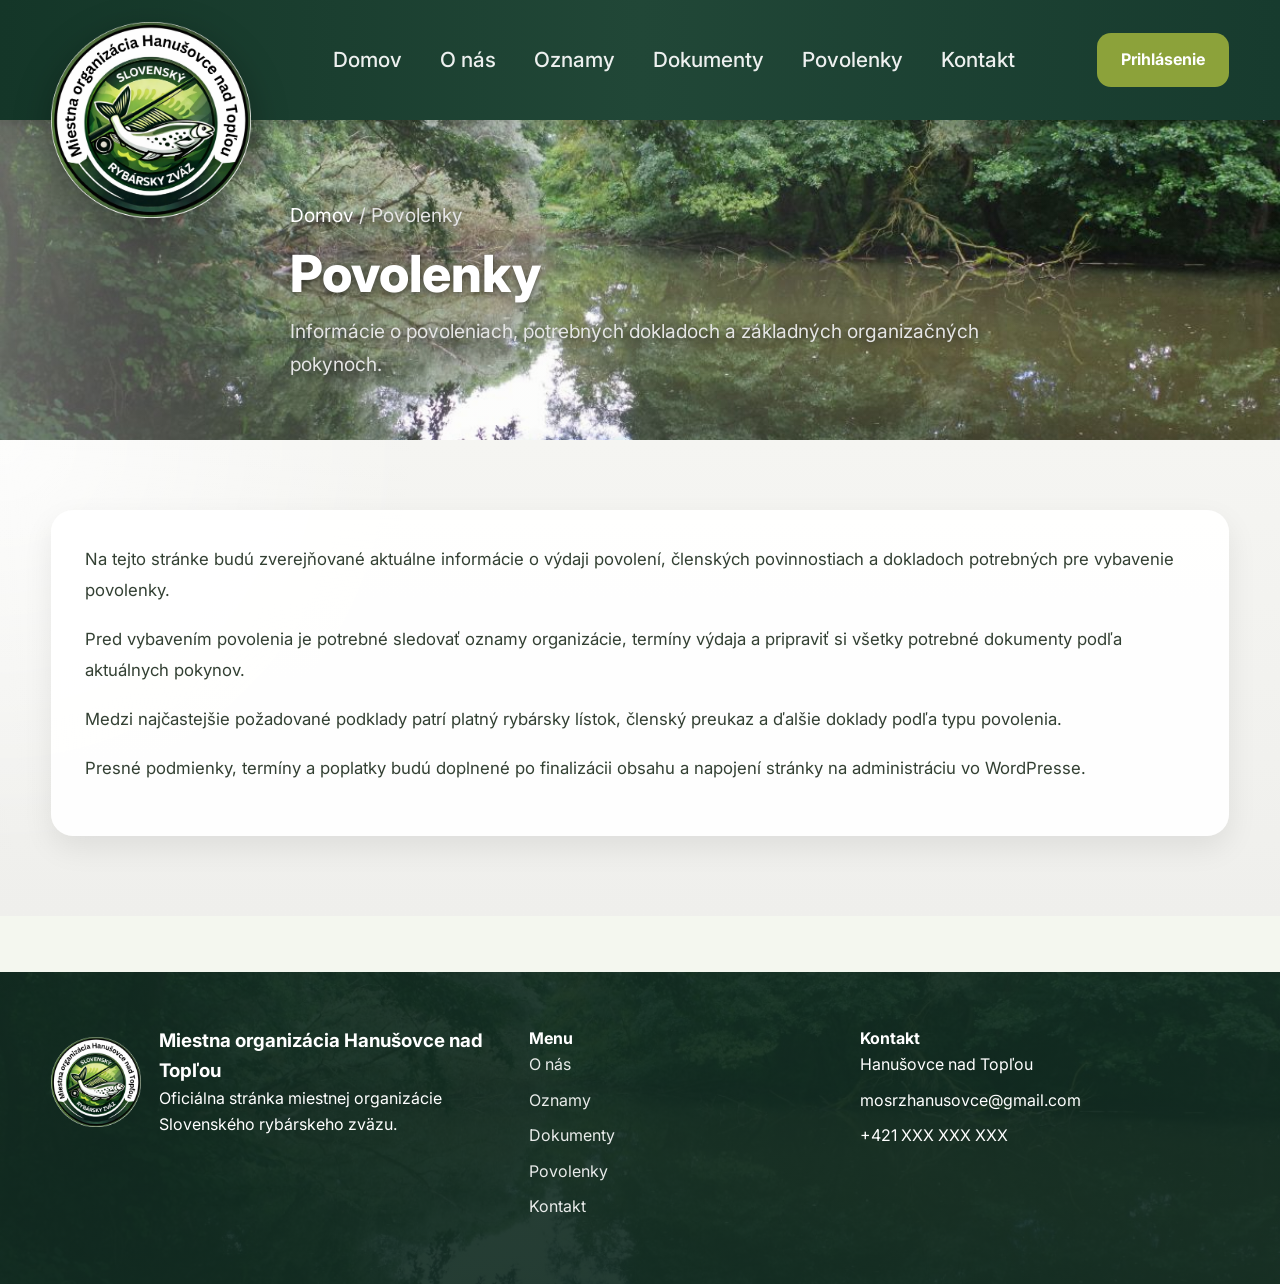
<file: povolenky.html>
<!DOCTYPE html>
<html lang="sk">
<head>
  <meta charset="UTF-8" />
  <meta name="viewport" content="width=device-width, initial-scale=1.0" />
  <title>Povolenky | Miestna organizácia Hanušovce nad Topľou</title>
  <link rel="preconnect" href="https://fonts.googleapis.com">
  <link rel="preconnect" href="https://fonts.gstatic.com" crossorigin>
  <link href="https://fonts.googleapis.com/css2?family=Inter:wght@400;500;600;700;800&display=swap" rel="stylesheet">
  <link rel="stylesheet" href="style.css" />
</head>

<body>

 <header class="site-header">
  <div class="container header-inner">

    <a href="index.html" class="brand">
      <img src="logo.png" alt="Logo organizácie">
    </a>

    <button class="menu-toggle" aria-label="Otvoriť menu">☰</button>

    <nav class="main-nav">
      <a href="index.html">Domov</a>
      <a href="o-nas.html">O nás</a>
      <a href="oznamy.html">Oznamy</a>
      <a href="dokumenty.html">Dokumenty</a>
      <a href="povolenky.html">Povolenky</a>
      <a href="kontakt.html">Kontakt</a>
    </nav>

    <a href="#" class="login-btn">Prihlásenie</a>

  </div>
</header>

  <section class="subpage-hero">
    <div class="subpage-hero-overlay">
      <div class="container subpage-hero-content">
        <p class="breadcrumb"><a href="index.html">Domov</a> / Povolenky</p>
        <h1>Povolenky</h1>
        <p class="subpage-intro">
          Informácie o povoleniach, potrebných dokladoch a základných organizačných pokynoch.
        </p>
      </div>
    </div>
  </section>

  <main class="page-shell">
    <section class="section container">
      <article class="article-detail">
        <p>
          Na tejto stránke budú zverejňované aktuálne informácie o výdaji povolení,
          členských povinnostiach a dokladoch potrebných pre vybavenie povolenky.
        </p>

        <p>
          Pred vybavením povolenia je potrebné sledovať oznamy organizácie, termíny výdaja
          a pripraviť si všetky potrebné dokumenty podľa aktuálnych pokynov.
        </p>

        <p>
          Medzi najčastejšie požadované podklady patrí platný rybársky lístok,
          členský preukaz a ďalšie doklady podľa typu povolenia.
        </p>

        <p>
          Presné podmienky, termíny a poplatky budú doplnené po finalizácii obsahu
          a napojení stránky na administráciu vo WordPresse.
        </p>
      </article>
    </section>
  </main>

  <footer class="site-footer">
  <div class="container footer-grid">

    <div class="footer-brand">
      <img src="logo.png" alt="Logo organizácie">
      <div>
        <h3>Miestna organizácia Hanušovce nad Topľou</h3>
        <p>
          Oficiálna stránka miestnej organizácie Slovenského rybárskeho zväzu.
        </p>
      </div>
    </div>

    <div>
      <h4>Menu</h4>
      <ul class="footer-list">
        <li><a href="o-nas.html">O nás</a></li>
        <li><a href="oznamy.html">Oznamy</a></li>
        <li><a href="dokumenty.html">Dokumenty</a></li>
        <li><a href="povolenky.html">Povolenky</a></li>
        <li><a href="kontakt.html">Kontakt</a></li>
      </ul>
    </div>

    <div>
      <h4>Kontakt</h4>
      <ul class="footer-list">
        <li>Hanušovce nad Topľou</li>
        <li>mosrzhanusovce@gmail.com</li>
        <li>+421 XXX XXX XXX</li>
      </ul>
    </div>

  </div>
</footer>

  <script src="script.js"></script>
</body>
</html>
</file>
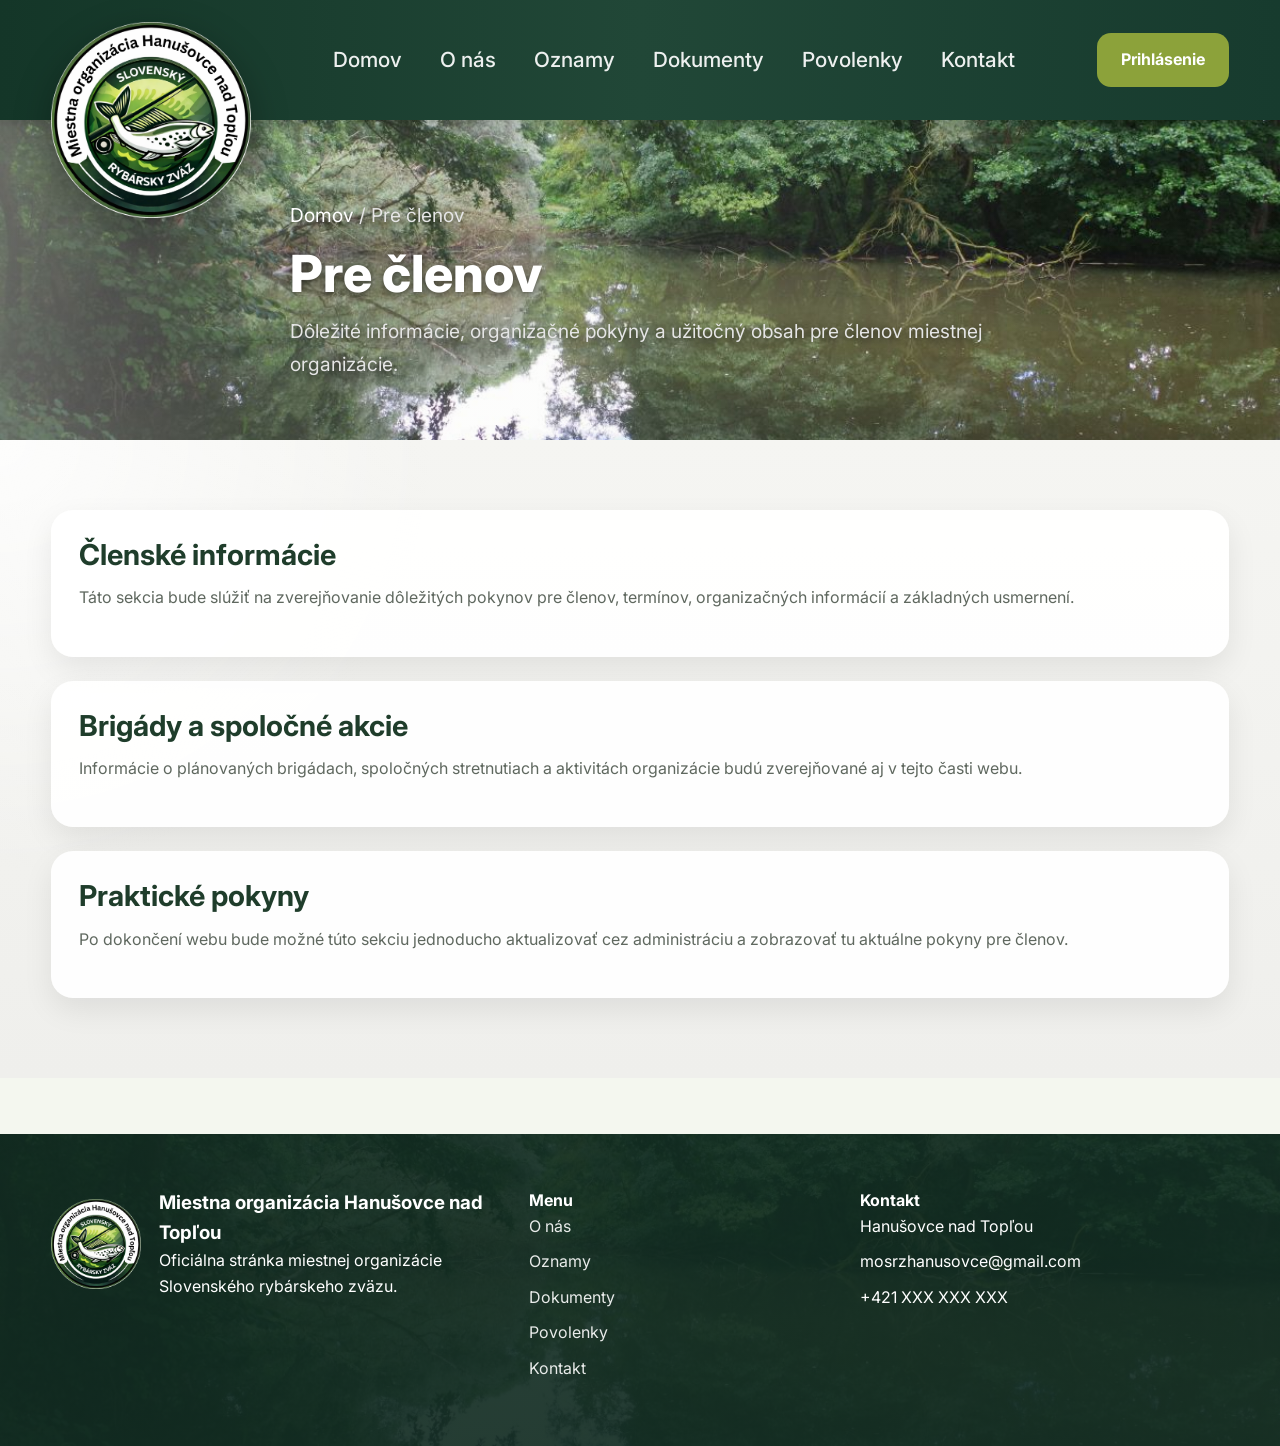
<file: pre-clenov.html>
<!DOCTYPE html>
<html lang="sk">
<head>
  <meta charset="UTF-8" />
  <meta name="viewport" content="width=device-width, initial-scale=1.0"/>
  <title>Pre členov | Miestna organizácia Hanušovce nad Topľou</title>
  <link rel="preconnect" href="https://fonts.googleapis.com">
  <link rel="preconnect" href="https://fonts.gstatic.com" crossorigin>
  <link href="https://fonts.googleapis.com/css2?family=Inter:wght@400;500;600;700;800&display=swap" rel="stylesheet">
  <link rel="stylesheet" href="style.css"/>
</head>

<body>

  <header class="site-header">
  <div class="container header-inner">

    <a href="index.html" class="brand">
      <img src="logo.png" alt="Logo organizácie">
    </a>

    <button class="menu-toggle" aria-label="Otvoriť menu">☰</button>

    <nav class="main-nav">
      <a href="index.html">Domov</a>
      <a href="o-nas.html">O nás</a>
      <a href="oznamy.html">Oznamy</a>
      <a href="dokumenty.html">Dokumenty</a>
      <a href="povolenky.html">Povolenky</a>
      <a href="kontakt.html">Kontakt</a>
    </nav>

    <a href="#" class="login-btn">Prihlásenie</a>

  </div>
</header>

  <section class="subpage-hero">
    <div class="subpage-hero-overlay">
      <div class="container subpage-hero-content">
        <p class="breadcrumb"><a href="index.html">Domov</a> / Pre členov</p>
        <h1>Pre členov</h1>
        <p class="subpage-intro">
          Dôležité informácie, organizačné pokyny a užitočný obsah pre členov miestnej organizácie.
        </p>
      </div>
    </div>
  </section>

  <main class="page-shell">
    <section class="section container">
      <div class="announcements-list">

        <article class="announcement-card">
          <h2>Členské informácie</h2>
          <p>
            Táto sekcia bude slúžiť na zverejňovanie dôležitých pokynov pre členov,
            termínov, organizačných informácií a základných usmernení.
          </p>
        </article>

        <article class="announcement-card">
          <h2>Brigády a spoločné akcie</h2>
          <p>
            Informácie o plánovaných brigádach, spoločných stretnutiach a aktivitách
            organizácie budú zverejňované aj v tejto časti webu.
          </p>
        </article>

        <article class="announcement-card">
          <h2>Praktické pokyny</h2>
          <p>
            Po dokončení webu bude možné túto sekciu jednoducho aktualizovať
            cez administráciu a zobrazovať tu aktuálne pokyny pre členov.
          </p>
        </article>

      </div>
    </section>
  </main>

  <footer class="site-footer">
  <div class="container footer-grid">

    <div class="footer-brand">
      <img src="logo.png" alt="Logo organizácie">
      <div>
        <h3>Miestna organizácia Hanušovce nad Topľou</h3>
        <p>
          Oficiálna stránka miestnej organizácie Slovenského rybárskeho zväzu.
        </p>
      </div>
    </div>

    <div>
      <h4>Menu</h4>
      <ul class="footer-list">
        <li><a href="o-nas.html">O nás</a></li>
        <li><a href="oznamy.html">Oznamy</a></li>
        <li><a href="dokumenty.html">Dokumenty</a></li>
        <li><a href="povolenky.html">Povolenky</a></li>
        <li><a href="kontakt.html">Kontakt</a></li>
      </ul>
    </div>

    <div>
      <h4>Kontakt</h4>
      <ul class="footer-list">
        <li>Hanušovce nad Topľou</li>
        <li>mosrzhanusovce@gmail.com</li>
        <li>+421 XXX XXX XXX</li>
      </ul>
    </div>

  </div>
</footer>

  <script src="script.js"></script>
</body>
</html>
</file>
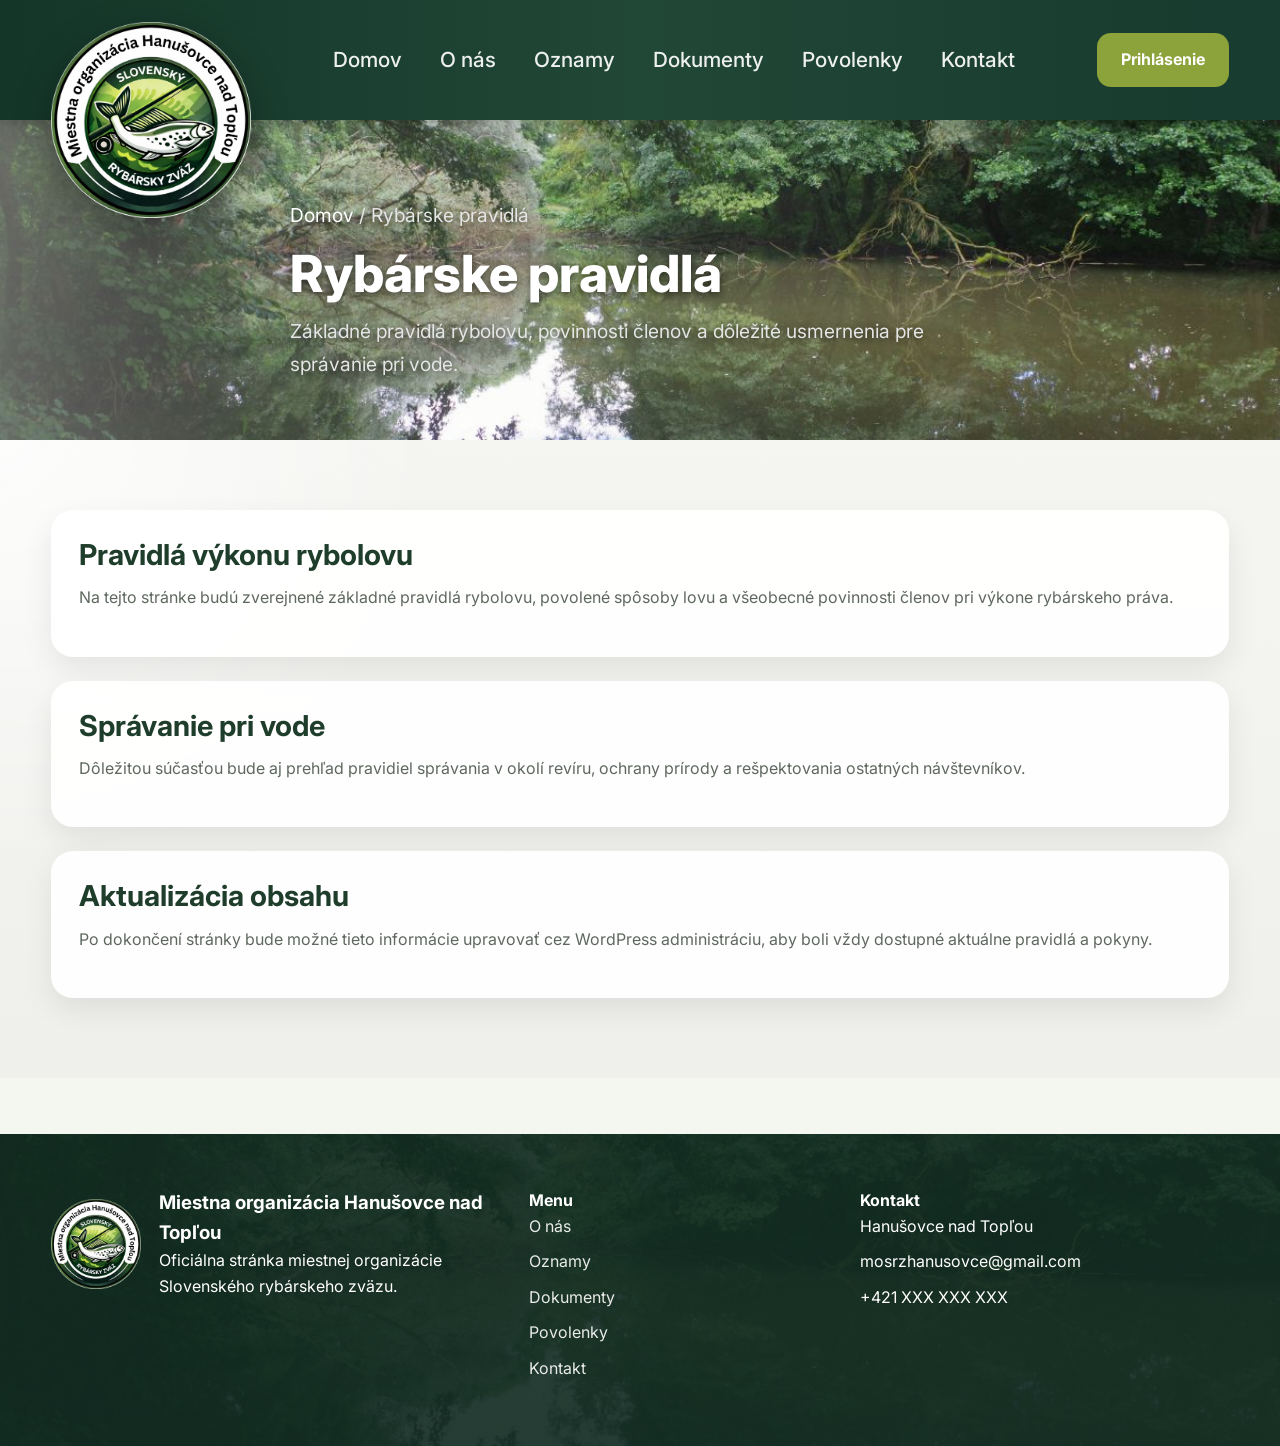
<file: rybarske-pravidla.html>
<!DOCTYPE html>
<html lang="sk">
<head>
  <meta charset="UTF-8" />
  <meta name="viewport" content="width=device-width, initial-scale=1.0"/>
  <title>Rybárske pravidlá | Miestna organizácia Hanušovce nad Topľou</title>
  <link rel="preconnect" href="https://fonts.googleapis.com">
  <link rel="preconnect" href="https://fonts.gstatic.com" crossorigin>
  <link href="https://fonts.googleapis.com/css2?family=Inter:wght@400;500;600;700;800&display=swap" rel="stylesheet">
  <link rel="stylesheet" href="style.css"/>
</head>

<body>

  <header class="site-header">
  <div class="container header-inner">

    <a href="index.html" class="brand">
      <img src="logo.png" alt="Logo organizácie">
    </a>

    <button class="menu-toggle" aria-label="Otvoriť menu">☰</button>

    <nav class="main-nav">
      <a href="index.html">Domov</a>
      <a href="o-nas.html">O nás</a>
      <a href="oznamy.html">Oznamy</a>
      <a href="dokumenty.html">Dokumenty</a>
      <a href="povolenky.html">Povolenky</a>
      <a href="kontakt.html">Kontakt</a>
    </nav>

    <a href="#" class="login-btn">Prihlásenie</a>

  </div>
</header>

  <section class="subpage-hero">
    <div class="subpage-hero-overlay">
      <div class="container subpage-hero-content">
        <p class="breadcrumb"><a href="index.html">Domov</a> / Rybárske pravidlá</p>
        <h1>Rybárske pravidlá</h1>
        <p class="subpage-intro">
          Základné pravidlá rybolovu, povinnosti členov a dôležité usmernenia pre správanie pri vode.
        </p>
      </div>
    </div>
  </section>

  <main class="page-shell">
    <section class="section container">
      <div class="announcements-list">

        <article class="announcement-card">
          <h2>Pravidlá výkonu rybolovu</h2>
          <p>
            Na tejto stránke budú zverejnené základné pravidlá rybolovu, povolené spôsoby lovu
            a všeobecné povinnosti členov pri výkone rybárskeho práva.
          </p>
        </article>

        <article class="announcement-card">
          <h2>Správanie pri vode</h2>
          <p>
            Dôležitou súčasťou bude aj prehľad pravidiel správania v okolí revíru,
            ochrany prírody a rešpektovania ostatných návštevníkov.
          </p>
        </article>

        <article class="announcement-card">
          <h2>Aktualizácia obsahu</h2>
          <p>
            Po dokončení stránky bude možné tieto informácie upravovať cez WordPress administráciu,
            aby boli vždy dostupné aktuálne pravidlá a pokyny.
          </p>
        </article>

      </div>
    </section>
  </main>

  <footer class="site-footer">
  <div class="container footer-grid">

    <div class="footer-brand">
      <img src="logo.png" alt="Logo organizácie">
      <div>
        <h3>Miestna organizácia Hanušovce nad Topľou</h3>
        <p>
          Oficiálna stránka miestnej organizácie Slovenského rybárskeho zväzu.
        </p>
      </div>
    </div>

    <div>
      <h4>Menu</h4>
      <ul class="footer-list">
        <li><a href="o-nas.html">O nás</a></li>
        <li><a href="oznamy.html">Oznamy</a></li>
        <li><a href="dokumenty.html">Dokumenty</a></li>
        <li><a href="povolenky.html">Povolenky</a></li>
        <li><a href="kontakt.html">Kontakt</a></li>
      </ul>
    </div>

    <div>
      <h4>Kontakt</h4>
      <ul class="footer-list">
        <li>Hanušovce nad Topľou</li>
        <li>mosrzhanusovce@gmail.com</li>
        <li>+421 XXX XXX XXX</li>
      </ul>
    </div>

  </div>
</footer>

  <script src="script.js"></script>

</body>
</html>
</file>
<file: style.css>
* {
  box-sizing: border-box;
  margin: 0;
  padding: 0;
}

:root {
  --green-dark: #1f3d2b;
  --green-main: #5f7f2f;
  --green-light: #8fae4a;
  --green-soft: #dfe7cf;
  --green-bg: #f4f7ef;

  --text-dark: #1f261f;
  --text-soft: #5f685f;

  --white: #ffffff;
  --shadow: 0 12px 30px rgba(0, 0, 0, 0.08);

  --radius-lg: 24px;
  --radius-md: 18px;
}

body {
  font-family: "Inter", sans-serif;
  background: var(--green-bg);
  color: var(--text-dark);
  line-height: 1.6;
}

img {
  max-width: 100%;
  display: block;
}

a {
  text-decoration: none;
}

.container {
  width: min(1200px, 92%);
  margin: 0 auto;
}

/* HEADER */

.site-header {
  position: sticky;
  top: 0;
  z-index: 999;
  background: linear-gradient(90deg, #143628, #214737, #173b2e);
  box-shadow: 0 4px 14px rgba(0, 0, 0, 0.18);
}
.header-inner {
  min-height: 88px;
  display: flex;
  align-items: center;
  justify-content: space-between;
  gap: 20px;
}

.brand img {
  width: 200px;
  height: 200px;
  object-fit: contain;
  margin-top: 20px;
  margin-bottom: -100px;
  filter: drop-shadow(0 12px 18px rgba(0, 0, 0, 0.3));
}

/* NAV */

.main-nav {
  display: flex;
  gap: 38px;
  align-items: center;
  flex: 1;
  justify-content: center;
}

.main-nav a {
  color: rgba(255, 255, 255, 0.92);
  font-size: 1.3rem;
  font-weight: 500;
  transition: 0.2s ease;
}

.main-nav a:hover {
  color: var(--green-light);
}

/* LOGIN BUTTON */

.login-btn {
  background: #8ca23a;
  color: white;
  padding: 14px 24px;
  border-radius: 14px;
  font-weight: 700;
  white-space: nowrap;
}

/* HERO */

.hero {
  min-height: 640px;
  background-image: url("rybnik.jpg");
  background-size: cover;
  background-position: center;
  background-repeat: no-repeat;
}

.hero-overlay {
  min-height: 640px;
  background: linear-gradient(
    90deg,
    rgba(18, 28, 20, 0.42) 0%,
    rgba(18, 28, 20, 0.20) 28%,
    rgba(18, 28, 20, 0.08) 100%
  );
  display: flex;
  align-items: center;
}

.hero-content {
  display: flex;
  align-items: center;
  min-height: 640px;
  padding-top: 110px;
  position: relative;
  z-index: 3;
}

.hero-box {
  max-width: 760px;
  padding-top: 10px;
}

.hero-box h1 {
  font-size: clamp(2.4rem, 5vw, 4.3rem);
  line-height: 1.06;
  font-weight: 800;
  margin-bottom: 22px;
  color: #1c2e1f;
}

.hero-box p {
  font-size: 1.15rem;
  line-height: 1.8;
  max-width: 720px;
  color: #ffffff;
  margin-bottom: 28px;
  font-weight: 600;
  text-shadow: 0 2px 10px rgba(0, 0, 0, 0.65);
}

/* BUTTONS */

.primary-btn,
.secondary-btn,
.small-btn {
  display: inline-block;
  transition: 0.2s ease;
}

.primary-btn {
  background: var(--green-main);
  color: white;
  padding: 18px 30px;
  border-radius: 16px;
  font-weight: 700;
  font-size: 1.15rem;
  box-shadow: 0 10px 24px rgba(0,0,0,0.18);
}

.primary-btn:hover {
  background: var(--green-dark);
  transform: translateY(-2px);
  box-shadow: 0 8px 20px rgba(0,0,0,0.15);
}

.secondary-btn {
  background: var(--green-light);
  color: #1f261f;
  padding: 13px 22px;
  border-radius: 12px;
  font-weight: 700;
  transition: all 0.2s ease;
}

.secondary-btn:hover {
  background: var(--green-main);
  color: white;
  transform: translateY(-2px);
}

.small-btn {
  background: #617a2a;
  color: white;
  padding: 12px 18px;
  border-radius: 12px;
  font-weight: 700;
}

/* MAIN WRAPPER */

.page-shell {
  background:
    radial-gradient(circle at top left, rgba(255, 255, 255, 0.8), transparent 30%),
    linear-gradient(180deg, #f5f5f2 0%, #efefec 100%);
  padding-bottom: 40px;
}

/* TOP CARDS */

.top-cards {
  margin-top: -54px;
  position: relative;
  z-index: 2;
  display: grid;
  grid-template-columns: repeat(3, 1fr);
  gap: 26px;
}

.feature-card {
  background: rgba(255, 255, 255, 0.95);
  border-radius: var(--radius-lg);
  box-shadow: var(--shadow);
  padding: 34px 26px 28px;
  text-align: center;
  position: relative;
  transition: all 0.25s ease;
}

.feature-card:hover {
  transform: translateY(-6px);
  box-shadow: 0 18px 40px rgba(0,0,0,0.12);
}

.feature-icon {
  width: 82px;
  height: 82px;
  border-radius: 50%;
  background: #dfe7cf;
  display: grid;
  place-items: center;
  font-size: 2rem;
  margin: -74px auto 20px;
  border: 6px solid #f4f4f0;
}

.feature-card h2 {
  font-size: 1.2rem;
  margin-bottom: 12px;
}

.feature-card p {
  color: var(--text-soft);
  min-height: 54px;
  margin-bottom: 20px;
}

/* NEWS */

.section {
  padding-top: 70px;
  padding-bottom: 40px;
}

.section-head {
  display: flex;
  align-items: center;
  justify-content: space-between;
  gap: 20px;
  margin-bottom: 22px;
}

.news-grid {
  display: grid;
  grid-template-columns: repeat(3, 1fr);
  gap: 26px;
}

.news-card {
  background: rgba(255, 255, 255, 0.96);
  border-radius: 22px;
  box-shadow: var(--shadow);
  padding: 26px;
  transition: all 0.25s ease;
}

.news-card:hover {
  transform: translateY(-5px);
  box-shadow: 0 16px 35px rgba(0,0,0,0.12);
}

.news-date {
  color: #7a7f7a;
  font-weight: 600;
  margin-bottom: 10px;
}

.news-card h3 {
  font-size: 1.8rem;
  line-height: 1.15;
  margin-bottom: 14px;
}

.news-card p {
  color: var(--text-soft);
  margin-bottom: 20px;
}

/* INFO SECTION */

.info-grid {
  display: grid;
  grid-template-columns: repeat(3, 1fr);
  gap: 22px;
}

.info-card {
  background: rgba(255, 255, 255, 0.97);
  border-radius: 20px;
  box-shadow: var(--shadow);
  padding: 22px;
  display: flex;
  gap: 18px;
  align-items: flex-start;
}

.info-image {
  width: 86px;
  height: 86px;
  border-radius: 50%;
  background: #e8efdc;
  display: grid;
  place-items: center;
  font-size: 2rem;
  flex-shrink: 0;
}

/* FOOTER */

.site-footer {
  margin-top: 56px;
  background:
    linear-gradient(rgba(18, 44, 34, 0.9), rgba(18, 44, 34, 0.92)),
    url("rybnik.jpg") center/cover no-repeat;
  color: white;
  padding: 54px 0;
}

.footer-grid {
  display: grid;
  grid-template-columns: 1.2fr 0.8fr 1fr;
  gap: 36px;
  align-items: start;
}

.footer-brand {
  display: flex;
  gap: 18px;
  align-items: center;
}

.footer-brand img {
  width: 90px;
  height: 90px;
}

.footer-list {
  list-style: none;
}

.footer-list li {
  margin-bottom: 10px;
}

/* RESPONSIVE */

@media (max-width: 1100px) {
  .main-nav {
    gap: 20px;
  }

  .news-grid,
  .top-cards,
  .info-grid,
  .footer-grid {
    grid-template-columns: 1fr;
  }

  .feature-icon {
  width: 82px;
  height: 82px;
  border-radius: 50%;
  background: var(--green-soft);
  display: grid;
  place-items: center;
  font-size: 2rem;
  margin: -74px auto 20px;
  border: 6px solid #f4f4f0;
}

  .top-cards {
    margin-top: 30px;
  }
}

@media (max-width: 900px) {
  .header-inner {
    flex-direction: column;
    padding: 16px 0 20px;
  }

  .brand img {
    margin: 0;
    width: 82px;
    height: 82px;
  }

  .main-nav {
    flex-wrap: wrap;
    gap: 14px 20px;
  }
}
.subpage-hero {
  min-height: 320px;
  background-image: url("rybnik.jpg");
  background-size: cover;
  background-position: center;
  background-repeat: no-repeat;
}

.subpage-hero-overlay {
  min-height: 320px;
  background: linear-gradient(
    90deg,
    rgba(243, 245, 238, 0.40) 0%,
    rgba(243, 245, 238, 0.18) 25%,
    rgba(20, 30, 20, 0.02) 100%
  );
  display: flex;
  align-items: center;
}

.subpage-hero-content {
  padding-top: 60px;
  padding-bottom: 40px;
  position: relative;
  z-index: 3;
  max-width: 700px;
}

.breadcrumb {
  font-size: 0.95rem;
  margin-bottom: 14px;
  color: #e6e6e6;
}

.breadcrumb a {
  color: #ffffff;
  text-decoration: none;
}

.subpage-hero h1 {
  font-size: clamp(2rem, 4vw, 3.2rem);
  line-height: 1.1;
  font-weight: 800;
  margin-bottom: 14px;
  color: #ffffff;
  text-shadow: 0 2px 8px rgba(0,0,0,0.6);
}

.subpage-hero p {
  color: #e5e5e5;
  font-size: 1.2rem;
}

.subpage-hero h1,
.subpage-hero p {
  text-shadow: 0 2px 8px rgba(0,0,0,0.6);
}

.subpage-intro {
  max-width: 700px;
  color: #f0f0f0;
  font-size: 1.05rem;
  line-height: 1.7;
  text-shadow: 0 2px 8px rgba(0,0,0,0.55);
}


.announcements-list {
  display: grid;
  gap: 24px;
}

.announcement-card {
  background: rgba(255, 255, 255, 0.96);
  border-radius: 22px;
  box-shadow: var(--shadow);
  padding: 28px;
  transition: all 0.25s ease;
}

.announcement-card:hover {
  transform: translateY(-4px);
  box-shadow: 0 16px 35px rgba(0,0,0,0.12);
}

.announcement-card h2 {
  font-size: 1.8rem;
  line-height: 1.15;
  margin-bottom: 14px;
  color: var(--green-dark);
}

.announcement-card p {
  color: var(--text-soft);
  margin-bottom: 18px;
}

.article-detail {
  background: rgba(255, 255, 255, 0.96);
  border-radius: 22px;
  box-shadow: var(--shadow);
  padding: 34px;
}

.article-detail p {
  font-size: 1.05rem;
  line-height: 1.85;
  color: #334033;
  margin-bottom: 18px;
}

.article-actions {
  margin-top: 28px;
}
.contact-page-grid {
  display: grid;
  grid-template-columns: 1fr 1fr;
  gap: 26px;
}

.contact-title {
  font-size: 1.6rem;
  margin-bottom: 18px;
  color: var(--green-dark);
}

@media (max-width: 900px) {
  .contact-page-grid {
    grid-template-columns: 1fr;
  }
}

.hero-box .primary-btn {
  box-shadow: 0 10px 24px rgba(0,0,0,0.22);
}

.main-nav a.active {
  color: #ffffff;
  position: relative;
}

.main-nav a.active::after {
  content: "";
  position: absolute;
  left: 0;
  bottom: -10px;
  width: 100%;
  height: 3px;
  background: #a6bc4b;
  border-radius: 999px;
}

.menu-toggle {
  display: none;
  background: transparent;
  border: none;
  color: white;
  font-size: 2rem;
  cursor: pointer;
  line-height: 1;
}

@media (max-width: 900px) {
  .header-inner {
    align-items: center;
    gap: 16px;
    padding: 14px 0 18px;
  }

  .menu-toggle {
    display: block;
    order: 2;
    margin-left: auto;
  }

  .login-btn {
    display: none;
  }

  .main-nav {
  display: flex;
  width: 100%;
  flex-direction: column;
  gap: 14px;
  padding: 0;
  max-height: 0;
  overflow: hidden;
  opacity: 0;
  transform: translateY(-8px);
  transition: max-height 0.35s ease, opacity 0.25s ease, transform 0.25s ease, padding 0.25s ease;
}

 .main-nav.open {
  max-height: 360px;
  opacity: 1;
  transform: translateY(0);
  padding: 14px 0;
}

  .main-nav a {
    width: 100%;
    padding: 6px 0;
  }

  .main-nav a.active::after {
    bottom: 0;
    width: 48px;
  }

  .brand img {
    width: 84px;
    height: 84px;
    margin-top: 0;
    margin-bottom: 0;
  }
}

/* ===== MOBIL MENU ===== */

.menu-toggle {
  display: none;
  background: transparent;
  border: none;
  color: white;
  font-size: 2rem;
  cursor: pointer;
  padding: 8px 10px;
}

@media (max-width: 900px) {

  .site-header {
    padding-top: 0;
    padding-bottom: 0;
  }

 .header-inner {
  padding: 4px 0 6px;
  min-height: 60px;
}

  .menu-toggle {
    display: block;
    margin-left: auto;
    margin-right: 2px;
    font-size: 1.9rem;
    padding: 4px 8px;
  }

  .login-btn {
    display: none;
  }

  .main-nav {
  display: flex;
  width: 100%;
  flex-direction: column;
  gap: 14px;
  padding: 0;
  max-height: 0;
  overflow: hidden;
  opacity: 0;
  transform: translateY(-8px);
  transition: max-height 0.35s ease, opacity 0.25s ease, transform 0.25s ease, padding 0.25s ease;
}

 .main-nav.open {
  max-height: 360px;
  opacity: 1;
  transform: translateY(0);
  padding: 14px 0;
}

  .main-nav a {
    color: white;
    font-size: 1.1rem;
  }

  .brand img {
  width: 120px;
  height: 120px;
  transform: translateY(10px);
}
  .brand {
  display: flex;
  align-items: center;
}

  .main-nav a.active::after {
    bottom: 0;
    width: 48px;
  }
}


/* ===== FOOTER FIX ===== */

.footer-list a,
.footer-list a:visited,
.footer-list a:hover,
.footer-list a:active {
  color: rgba(255,255,255,0.9);
  text-decoration: none;
}

.main-nav a.active {
  color: #ffffff;
  position: relative;
}

.main-nav a.active::after {
  content: "";
  position: absolute;
  left: 0;
  bottom: -8px;
  width: 100%;
  height: 3px;
  background: #a6bc4b;
}

.menu-toggle {
  transition: transform 0.2s ease, opacity 0.2s ease;
}

.menu-toggle:hover {
  opacity: 0.85;
}

.menu-toggle.is-open {
  transform: rotate(90deg);
}
</file>
